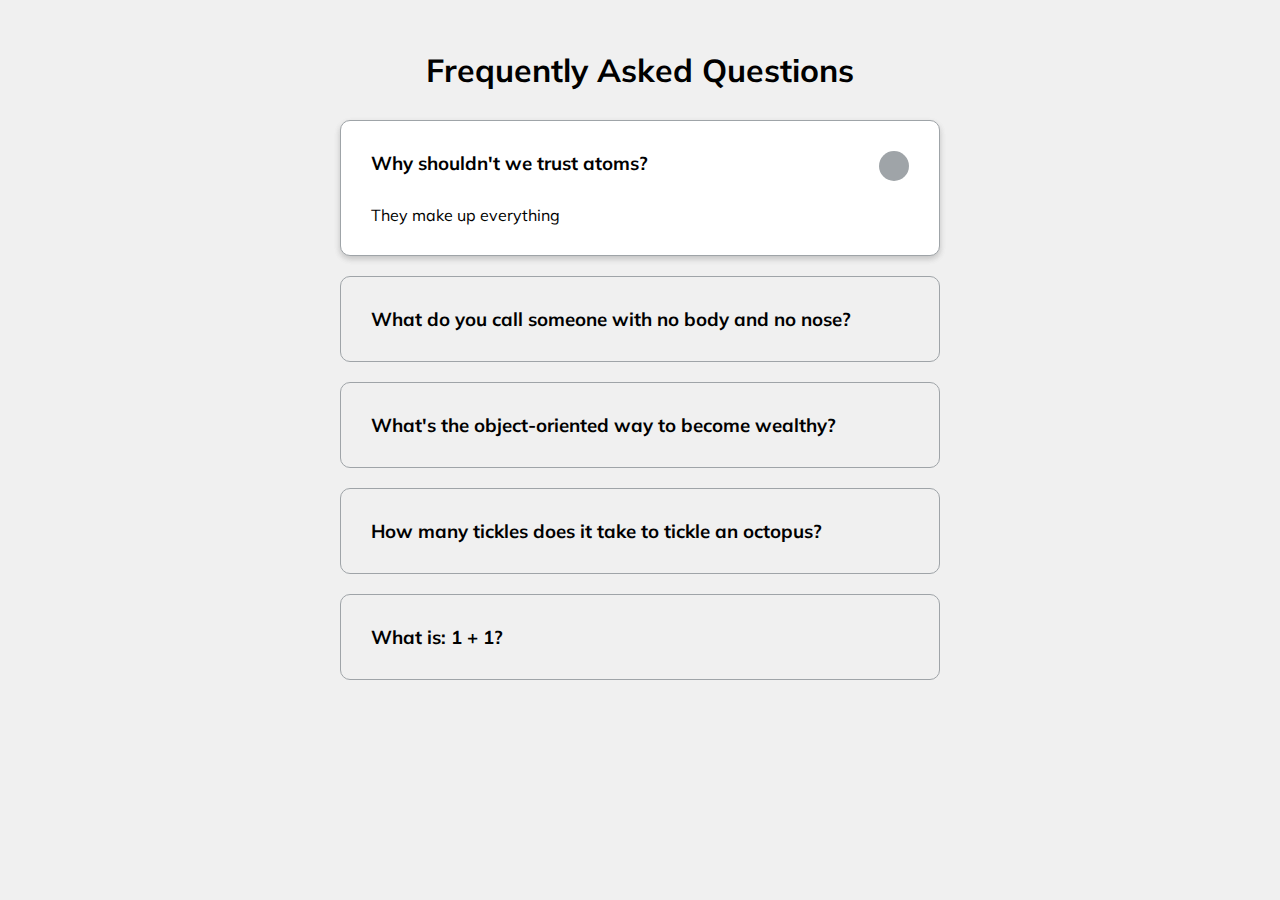
<file: faq-collapse/index.html>
<!DOCTYPE html>
<html lang="en">
  <head>
    <meta charset="UTF-8" />
    <meta name="viewport" content="width=device-width, initial-scale=1.0" />
    <link rel="stylesheet" href="https://cdnjs.cloudflare.com/ajax/libs/font-awesome/5.14.0/css/all.min.css" integrity="sha512-1PKOgIY59xJ8Co8+NE6FZ+LOAZKjy+KY8iq0G4B3CyeY6wYHN3yt9PW0XpSriVlkMXe40PTKnXrLnZ9+fkDaog==" crossorigin="anonymous" />
    <link rel="stylesheet" href="style.css" />
    <title>FAQ</title>
  </head>
  <body>
    <h1>Frequently Asked Questions</h1>
    <div class="faq-container">
      <div class="faq active">
        <h3 class="faq-title">
          Why shouldn't we trust atoms?
        </h3>

        <p class="faq-text">
          They make up everything
        </p>

        <button class="faq-toggle">
          <i class="fas fa-chevron-down"></i>
          <i class="fas fa-times"></i>
        </button>
      </div>

      <div class="faq">
        <h3 class="faq-title">
          What do you call someone with no body and no nose?
        </h3>
        <p class="faq-text">
          Nobody knows.
        </p>
        <button class="faq-toggle">
          <i class="fas fa-chevron-down"></i>
          <i class="fas fa-times"></i>
        </button>
      </div>
      
      <div class="faq">
        <h3 class="faq-title">
          What's the object-oriented way to become wealthy?
        </h3>
        <p class="faq-text">
          Inheritance.
        </p>
        <button class="faq-toggle">
          <i class="fas fa-chevron-down"></i>
          <i class="fas fa-times"></i>
        </button>
      </div>
      
      <div class="faq">
        <h3 class="faq-title">
          How many tickles does it take to tickle an octopus?
        </h3>
        <p class="faq-text">
          Ten-tickles!
        </p>
        <button class="faq-toggle">
          <i class="fas fa-chevron-down"></i>
          <i class="fas fa-times"></i>
        </button>
      </div>
      
      <div class="faq">
        <h3 class="faq-title">
          What is: 1 + 1?
        </h3>
        <p class="faq-text">
          Depends on who are you asking.
        </p>
        <button class="faq-toggle">
          <i class="fas fa-chevron-down"></i>
          <i class="fas fa-times"></i>
        </button>
      </div>
    </div>
    <script src="script.js"></script>
  </body>
</html>
</file>
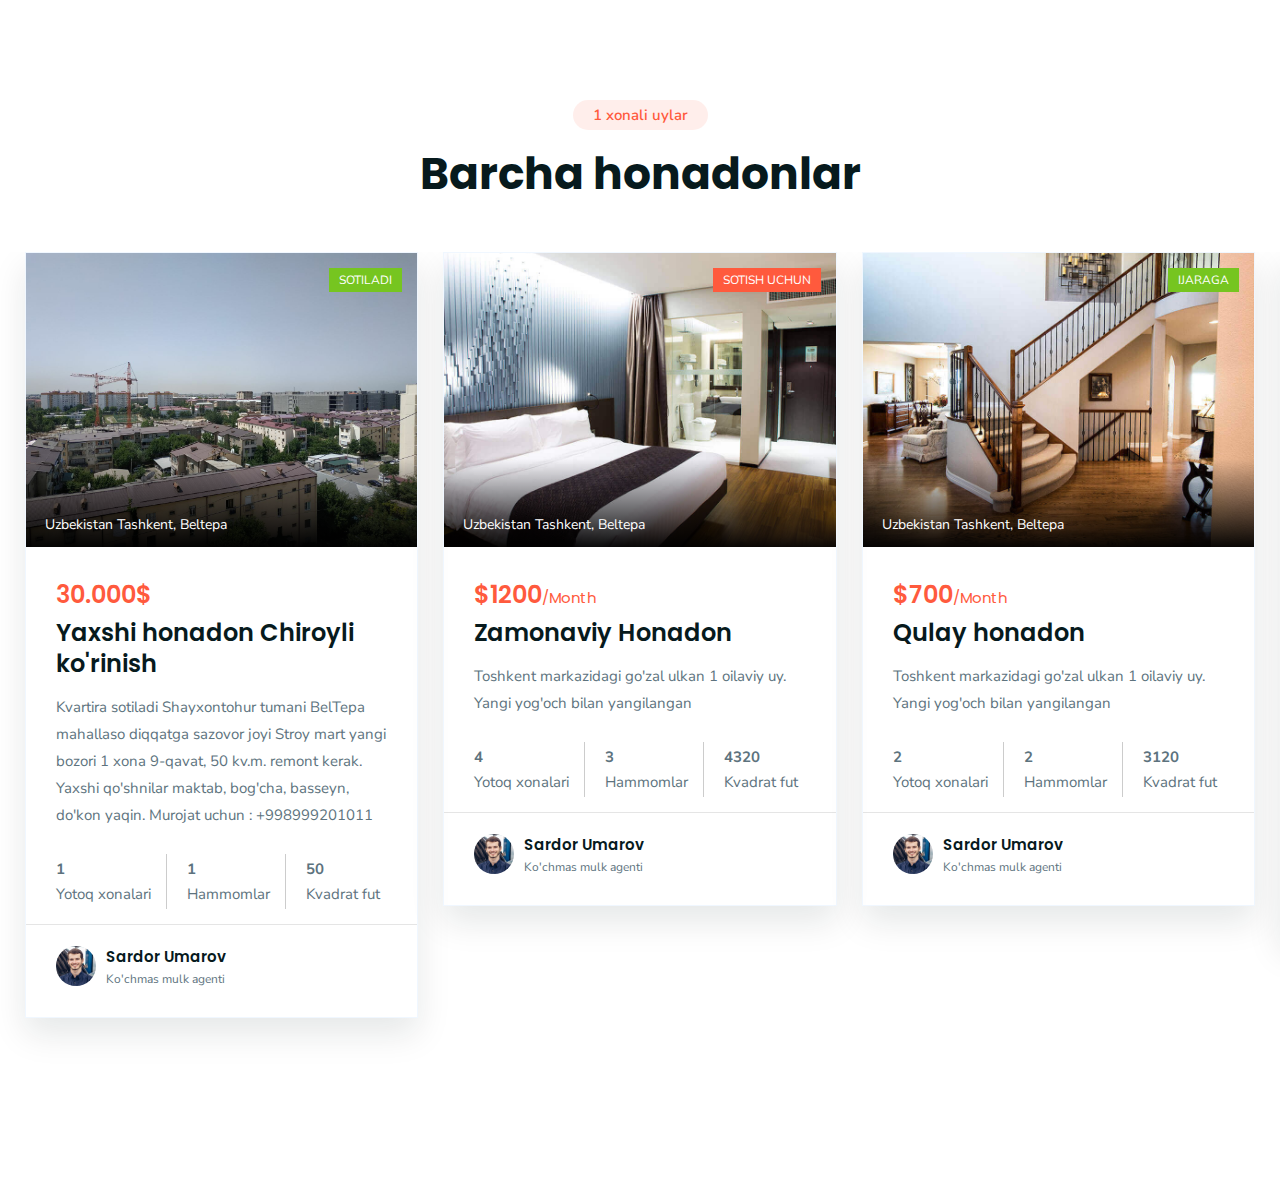
<file: 1xona.html>
<!DOCTYPE html>
<html lang="en">

<head>
  <meta charset="UTF-8">
  <meta http-equiv="X-UA-Compatible" content="IE=edge">
  <meta name="viewport" content="width=device-width, initial-scale=1.0">
  <title>Halol makler official website</title>

  <!-- 
    - favicon
  -->
  <link rel="shortcut icon" href="./favicon.svg" type="image/svg+xml">

  <!-- 
    - custom css link
  -->
  <link rel="stylesheet" href="./assets/css/style.css">

  <!-- 
    - google font link
  -->
  <link rel="preconnect" href="https://fonts.googleapis.com">
  <link rel="preconnect" href="https://fonts.gstatic.com" crossorigin>
  <link
    href="https://fonts.googleapis.com/css2?family=Nunito+Sans:wght@400;600;700&family=Poppins:wght@400;500;600;700&display=swap"
    rel="stylesheet">
</head>

<body>
    
    <section class="property" id="property">
        <div class="container">

          <p class="section-subtitle">1 xonali uylar</p>

          <h2 class="h2 section-title">Barcha honadonlar</h2>

          <ul class="property-list has-scrollbar">

            <li>
              <div class="property-card">

                <figure class="card-banner">

                  <a href="ichkihtmlar/1xonaniki.html">
                    <img src="./assets/images/1xona.jpg" alt="New Apartment Nice View" class="w-100">
                  </a>

                  <div class="card-badge green">sotiladi</div>

                  <div class="banner-actions">

                    <button class="banner-actions-btn">
                      <ion-icon name="location"></ion-icon>

                      <address>Uzbekistan Tashkent, Beltepa</address>
                    </button>

                </figure>

                <div class="card-content">

                  <div class="card-price">
                    <strong>30.000$</strong>
                  </div>

                  <h3 class="h3 card-title">
                    <a href="#">Yaxshi honadon Chiroyli ko'rinish
                    </a>
                  </h3>

                  <p class="card-text">
                    Kvartira sotiladi
Shayxontohur tumani BelTepa mahallaso diqqatga sazovor joyi Stroy mart yangi bozori
1 xona 9-qavat, 50 kv.m. remont kerak. Yaxshi qo'shnilar maktab, bog'cha, basseyn, do'kon yaqin.
Murojat uchun : +998999201011
                  </p>

                  <ul class="card-list">

                    <li class="card-item">
                      <strong>1</strong>

                      

                      <span>Yotoq xonalari</span>
                    </li>

                    <li class="card-item">
                      <strong>1</strong>

                     

                      <span>Hammomlar</span>
                    </li>

                    <li class="card-item">
                      <strong>50</strong>

                      

                      <span>Kvadrat fut</span>
                    </li>

                  </ul>

                </div>

                <div class="card-footer">

                  <div class="card-author">

                    <figure class="author-avatar">
                      <img src="./assets/images/author.jpg" alt="William Seklo" class="w-100">
                    </figure>

                    <div>
                      <p class="author-name">
                        <a href="#">Sardor Umarov</a>
                      </p>

                      <p class="author-title">Ko'chmas mulk agenti</p>
                    </div>

                  </div>

                  <div class="card-footer-actions">

                  


                    

                  </div>

                </div>

              </div>
            </li>

            <li>
              <div class="property-card">

                <figure class="card-banner">

                  <a href="#">
                    <img src="./assets/images/property-2.jpg" alt="Modern Apartments" class="w-100">
                  </a>

                  <div class="card-badge orange">Sotish uchun</div>

                  <div class="banner-actions">

                    <button class="banner-actions-btn">
                      <ion-icon name="location"></ion-icon>

                      <address>Uzbekistan Tashkent, Beltepa</address>
                    </button>

                    <button class="banner-actions-btn">
                      <ion-icon name="camera"></ion-icon>


                  </div>

                </figure>

                <div class="card-content">

                  <div class="card-price">
                    <strong>$1200</strong>/Month
                  </div>

                  <h3 class="h3 card-title">
                    <a href="#">Zamonaviy Honadon</a>
                  </h3>

                  <p class="card-text">
                    Toshkent markazidagi go'zal ulkan 1 oilaviy uy. Yangi yog'och bilan yangilangan
                  </p>

                  <ul class="card-list">

                    <li class="card-item">
                      <strong>4</strong>

                      <ion-icon name="bed-outline"></ion-icon>

                      <span>Yotoq xonalari</span>
                    </li>

                    <li class="card-item">
                      <strong>3</strong>

                      <ion-icon name="man-outline"></ion-icon>

                      <span>Hammomlar</span>
                    </li>

                    <li class="card-item">
                      <strong>4320</strong>

                      <ion-icon name="square-outline"></ion-icon>

                      <span>Kvadrat fut</span>
                    </li>

                  </ul>

                </div>

                <div class="card-footer">

                  <div class="card-author">

                    <figure class="author-avatar">
                      <img src="./assets/images/author.jpg" alt="William Seklo" class="w-100">
                    </figure>

                    <div>
                      <p class="author-name">
                        <a href="#">Sardor Umarov</a>
                      </p>

                      <p class="author-title">Ko'chmas mulk agenti</p>
                    </div>

                  </div>

                  <div class="card-footer-actions">

                    

                  </div>

                </div>

              </div>
            </li>

            <li>
              <div class="property-card">

                <figure class="card-banner">

                  <a href="#">
                    <img src="./assets/images/property-3.jpg" alt="Comfortable Apartment" class="w-100">
                  </a>

                  <div class="card-badge green">Ijaraga</div>

                  <div class="banner-actions">

                    <button class="banner-actions-btn">
                      <ion-icon name="location"></ion-icon>

                      <address>Uzbekistan Tashkent, Beltepa</address>
                    </button>

                    <button class="banner-actions-btn">
                      <ion-icon name="camera"></ion-icon>

                     

                  </div>

                </figure>

                <div class="card-content">

                  <div class="card-price">
                    <strong>$700</strong>/Month
                  </div>

                  <h3 class="h3 card-title">
                    <a href="#">Qulay honadon</a>
                  </h3>

                  <p class="card-text">
                    Toshkent markazidagi go'zal ulkan 1 oilaviy uy. Yangi yog'och bilan yangilangan
                  </p>

                  <ul class="card-list">

                    <li class="card-item">
                      <strong>2</strong>

                      <ion-icon name="bed-outline"></ion-icon>

                      <span>Yotoq xonalari</span>
                    </li>

                    <li class="card-item">
                      <strong>2</strong>

                      <ion-icon name="man-outline"></ion-icon>

                      <span>Hammomlar</span>
                    </li>

                    <li class="card-item">
                      <strong>3120</strong>

                      <ion-icon name="square-outline"></ion-icon>

                      <span>Kvadrat fut</span>
                    </li>

                  </ul>

                </div>

                <div class="card-footer">

                  <div class="card-author">

                    <figure class="author-avatar">
                      <img src="./assets/images/author.jpg" alt="William Seklo" class="w-100">
                    </figure>

                    <div>
                      <p class="author-name">
                        <a href="#">Sardor Umarov</a>
                      </p>

                      <p class="author-title">Ko'chmas mulk agenti</p>
                    </div>

                  </div>

                  <div class="card-footer-actions">

                 

                  </div>

                </div>

              </div>
            </li>

            <li>
              <div class="property-card">

                <figure class="card-banner">

                  <a href="#">
                    <img src="./assets/images/property-4.png" alt="Luxury villa in Rego Park" class="w-100">
                  </a>

                  <div class="card-badge green">Ijaraga</div>

                  <div class="banner-actions">

                    <button class="banner-actions-btn">
                      <ion-icon name="location"></ion-icon>

                      <address>Uzbekistan Tashkent, Beltepa</address>
                    </button>

                    <button class="banner-actions-btn">
                      <ion-icon name="camera"></ion-icon>

                  
                  </div>

                </figure>

                <div class="card-content">

                  <div class="card-price">
                    <strong>$500</strong>/Month
                  </div>

                  <h3 class="h3 card-title">
                    <a href="#">Rego Parkdagi hashamatli villa</a>
                  </h3>

                  <p class="card-text">
                    Toshkent markazidagi go'zal ulkan 1 oilaviy uy. Yangi yog'och bilan yangilangan
                  </p>

                  <ul class="card-list">

                    <li class="card-item">
                      <strong>1</strong>

                      <ion-icon name="bed-outline"></ion-icon>

                      <span>Yotoq xonalari</span>
                    </li>

                    <li class="card-item">
                      <strong>1</strong>

                      <ion-icon name="man-outline"></ion-icon>

                      <span>Hammomlar</span>
                    </li>

                    <li class="card-item">
                      <strong>2520</strong>

                      <ion-icon name="square-outline"></ion-icon>

                      <span>Kvadrat fut</span>
                    </li>

                  </ul>

                </div>

                <div class="card-footer">

                  <div class="card-author">

                    <figure class="author-avatar">
                      <img src="./assets/images/author.jpg" alt="William Seklo" class="w-100">
                    </figure>

                    <div>
                      <p class="author-name">
                        <a href="#">Umarov Sardor</a>
                      </p>

                      <p class="author-title">Ko'chmas mulk agenti</p>
                    </div>

                  </div>

                  <div class="card-footer-actions">

                   
                  </div>

                </div>

              </div>
            </li>

          </ul>

        </div>
      </section>
</file>
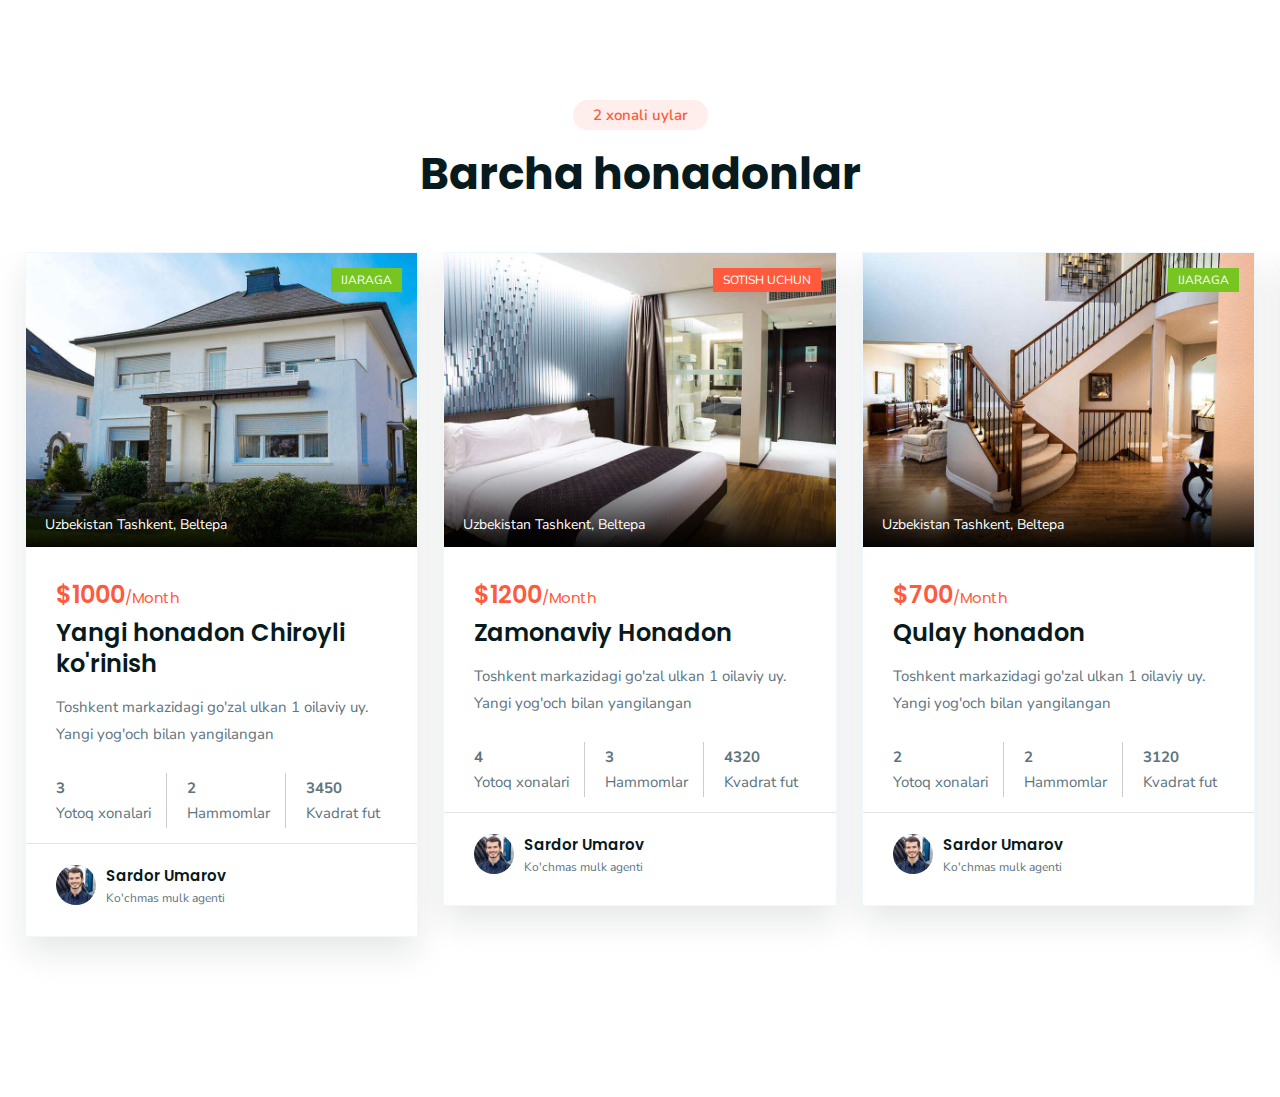
<file: 2xona.html>
<!DOCTYPE html>
<html lang="en">

<head>
  <meta charset="UTF-8">
  <meta http-equiv="X-UA-Compatible" content="IE=edge">
  <meta name="viewport" content="width=device-width, initial-scale=1.0">
  <title>Halol makler official website</title>

  <!-- 
    - favicon
  -->
  <link rel="shortcut icon" href="./favicon.svg" type="image/svg+xml">

  <!-- 
    - custom css link
  -->
  <link rel="stylesheet" href="./assets/css/style.css">

  <!-- 
    - google font link
  -->
  <link rel="preconnect" href="https://fonts.googleapis.com">
  <link rel="preconnect" href="https://fonts.gstatic.com" crossorigin>
  <link
    href="https://fonts.googleapis.com/css2?family=Nunito+Sans:wght@400;600;700&family=Poppins:wght@400;500;600;700&display=swap"
    rel="stylesheet">
</head>

<body>
    
    <section class="property" id="property">
        <div class="container">

          <p class="section-subtitle">2 xonali uylar</p>

          <h2 class="h2 section-title">Barcha honadonlar</h2>

          <ul class="property-list has-scrollbar">

            <li>
              <div class="property-card">

                <figure class="card-banner">

                  <a href="#">
                    <img src="./assets/images/property-1.jpg" alt="New Apartment Nice View" class="w-100">
                  </a>

                  <div class="card-badge green">Ijaraga</div>

                  <div class="banner-actions">

                    <button class="banner-actions-btn">
                      <ion-icon name="location"></ion-icon>

                      <address>Uzbekistan Tashkent, Beltepa</address>
                    </button>

                </figure>

                <div class="card-content">

                  <div class="card-price">
                    <strong>$1000</strong>/Month
                  </div>

                  <h3 class="h3 card-title">
                    <a href="#">Yangi honadon Chiroyli ko'rinish
                    </a>
                  </h3>

                  <p class="card-text">
                    Toshkent markazidagi go'zal ulkan 1 oilaviy uy. Yangi yog'och bilan yangilangan
                  </p>

                  <ul class="card-list">

                    <li class="card-item">
                      <strong>3</strong>

                      

                      <span>Yotoq xonalari</span>
                    </li>

                    <li class="card-item">
                      <strong>2</strong>

                     

                      <span>Hammomlar</span>
                    </li>

                    <li class="card-item">
                      <strong>3450</strong>

                      

                      <span>Kvadrat fut</span>
                    </li>

                  </ul>

                </div>

                <div class="card-footer">

                  <div class="card-author">

                    <figure class="author-avatar">
                      <img src="./assets/images/author.jpg" alt="William Seklo" class="w-100">
                    </figure>

                    <div>
                      <p class="author-name">
                        <a href="#">Sardor Umarov</a>
                      </p>

                      <p class="author-title">Ko'chmas mulk agenti</p>
                    </div>

                  </div>

                  <div class="card-footer-actions">

                  


                    

                  </div>

                </div>

              </div>
            </li>

            <li>
              <div class="property-card">

                <figure class="card-banner">

                  <a href="#">
                    <img src="./assets/images/property-2.jpg" alt="Modern Apartments" class="w-100">
                  </a>

                  <div class="card-badge orange">Sotish uchun</div>

                  <div class="banner-actions">

                    <button class="banner-actions-btn">
                      <ion-icon name="location"></ion-icon>

                      <address>Uzbekistan Tashkent, Beltepa</address>
                    </button>

                    <button class="banner-actions-btn">
                      <ion-icon name="camera"></ion-icon>


                  </div>

                </figure>

                <div class="card-content">

                  <div class="card-price">
                    <strong>$1200</strong>/Month
                  </div>

                  <h3 class="h3 card-title">
                    <a href="#">Zamonaviy Honadon</a>
                  </h3>

                  <p class="card-text">
                    Toshkent markazidagi go'zal ulkan 1 oilaviy uy. Yangi yog'och bilan yangilangan
                  </p>

                  <ul class="card-list">

                    <li class="card-item">
                      <strong>4</strong>

                      <ion-icon name="bed-outline"></ion-icon>

                      <span>Yotoq xonalari</span>
                    </li>

                    <li class="card-item">
                      <strong>3</strong>

                      <ion-icon name="man-outline"></ion-icon>

                      <span>Hammomlar</span>
                    </li>

                    <li class="card-item">
                      <strong>4320</strong>

                      <ion-icon name="square-outline"></ion-icon>

                      <span>Kvadrat fut</span>
                    </li>

                  </ul>

                </div>

                <div class="card-footer">

                  <div class="card-author">

                    <figure class="author-avatar">
                      <img src="./assets/images/author.jpg" alt="William Seklo" class="w-100">
                    </figure>

                    <div>
                      <p class="author-name">
                        <a href="#">Sardor Umarov</a>
                      </p>

                      <p class="author-title">Ko'chmas mulk agenti</p>
                    </div>

                  </div>

                  <div class="card-footer-actions">

                    

                  </div>

                </div>

              </div>
            </li>

            <li>
              <div class="property-card">

                <figure class="card-banner">

                  <a href="#">
                    <img src="./assets/images/property-3.jpg" alt="Comfortable Apartment" class="w-100">
                  </a>

                  <div class="card-badge green">Ijaraga</div>

                  <div class="banner-actions">

                    <button class="banner-actions-btn">
                      <ion-icon name="location"></ion-icon>

                      <address>Uzbekistan Tashkent, Beltepa</address>
                    </button>

                    <button class="banner-actions-btn">
                      <ion-icon name="camera"></ion-icon>

                     

                  </div>

                </figure>

                <div class="card-content">

                  <div class="card-price">
                    <strong>$700</strong>/Month
                  </div>

                  <h3 class="h3 card-title">
                    <a href="#">Qulay honadon</a>
                  </h3>

                  <p class="card-text">
                    Toshkent markazidagi go'zal ulkan 1 oilaviy uy. Yangi yog'och bilan yangilangan
                  </p>

                  <ul class="card-list">

                    <li class="card-item">
                      <strong>2</strong>

                      <ion-icon name="bed-outline"></ion-icon>

                      <span>Yotoq xonalari</span>
                    </li>

                    <li class="card-item">
                      <strong>2</strong>

                      <ion-icon name="man-outline"></ion-icon>

                      <span>Hammomlar</span>
                    </li>

                    <li class="card-item">
                      <strong>3120</strong>

                      <ion-icon name="square-outline"></ion-icon>

                      <span>Kvadrat fut</span>
                    </li>

                  </ul>

                </div>

                <div class="card-footer">

                  <div class="card-author">

                    <figure class="author-avatar">
                      <img src="./assets/images/author.jpg" alt="William Seklo" class="w-100">
                    </figure>

                    <div>
                      <p class="author-name">
                        <a href="#">Sardor Umarov</a>
                      </p>

                      <p class="author-title">Ko'chmas mulk agenti</p>
                    </div>

                  </div>

                  <div class="card-footer-actions">

                 

                  </div>

                </div>

              </div>
            </li>

            <li>
              <div class="property-card">

                <figure class="card-banner">

                  <a href="#">
                    <img src="./assets/images/property-4.png" alt="Luxury villa in Rego Park" class="w-100">
                  </a>

                  <div class="card-badge green">Ijaraga</div>

                  <div class="banner-actions">

                    <button class="banner-actions-btn">
                      <ion-icon name="location"></ion-icon>

                      <address>Uzbekistan Tashkent, Beltepa</address>
                    </button>

                    <button class="banner-actions-btn">
                      <ion-icon name="camera"></ion-icon>

                  
                  </div>

                </figure>

                <div class="card-content">

                  <div class="card-price">
                    <strong>$500</strong>/Month
                  </div>

                  <h3 class="h3 card-title">
                    <a href="#">Rego Parkdagi hashamatli villa</a>
                  </h3>

                  <p class="card-text">
                    Toshkent markazidagi go'zal ulkan 1 oilaviy uy. Yangi yog'och bilan yangilangan
                  </p>

                  <ul class="card-list">

                    <li class="card-item">
                      <strong>1</strong>

                      <ion-icon name="bed-outline"></ion-icon>

                      <span>Yotoq xonalari</span>
                    </li>

                    <li class="card-item">
                      <strong>1</strong>

                      <ion-icon name="man-outline"></ion-icon>

                      <span>Hammomlar</span>
                    </li>

                    <li class="card-item">
                      <strong>2520</strong>

                      <ion-icon name="square-outline"></ion-icon>

                      <span>Kvadrat fut</span>
                    </li>

                  </ul>

                </div>

                <div class="card-footer">

                  <div class="card-author">

                    <figure class="author-avatar">
                      <img src="./assets/images/author.jpg" alt="William Seklo" class="w-100">
                    </figure>

                    <div>
                      <p class="author-name">
                        <a href="#">Umarov Sardor</a>
                      </p>

                      <p class="author-title">Ko'chmas mulk agenti</p>
                    </div>

                  </div>

                  <div class="card-footer-actions">

                   
                  </div>

                </div>

              </div>
            </li>

          </ul>

        </div>
      </section>
</file>
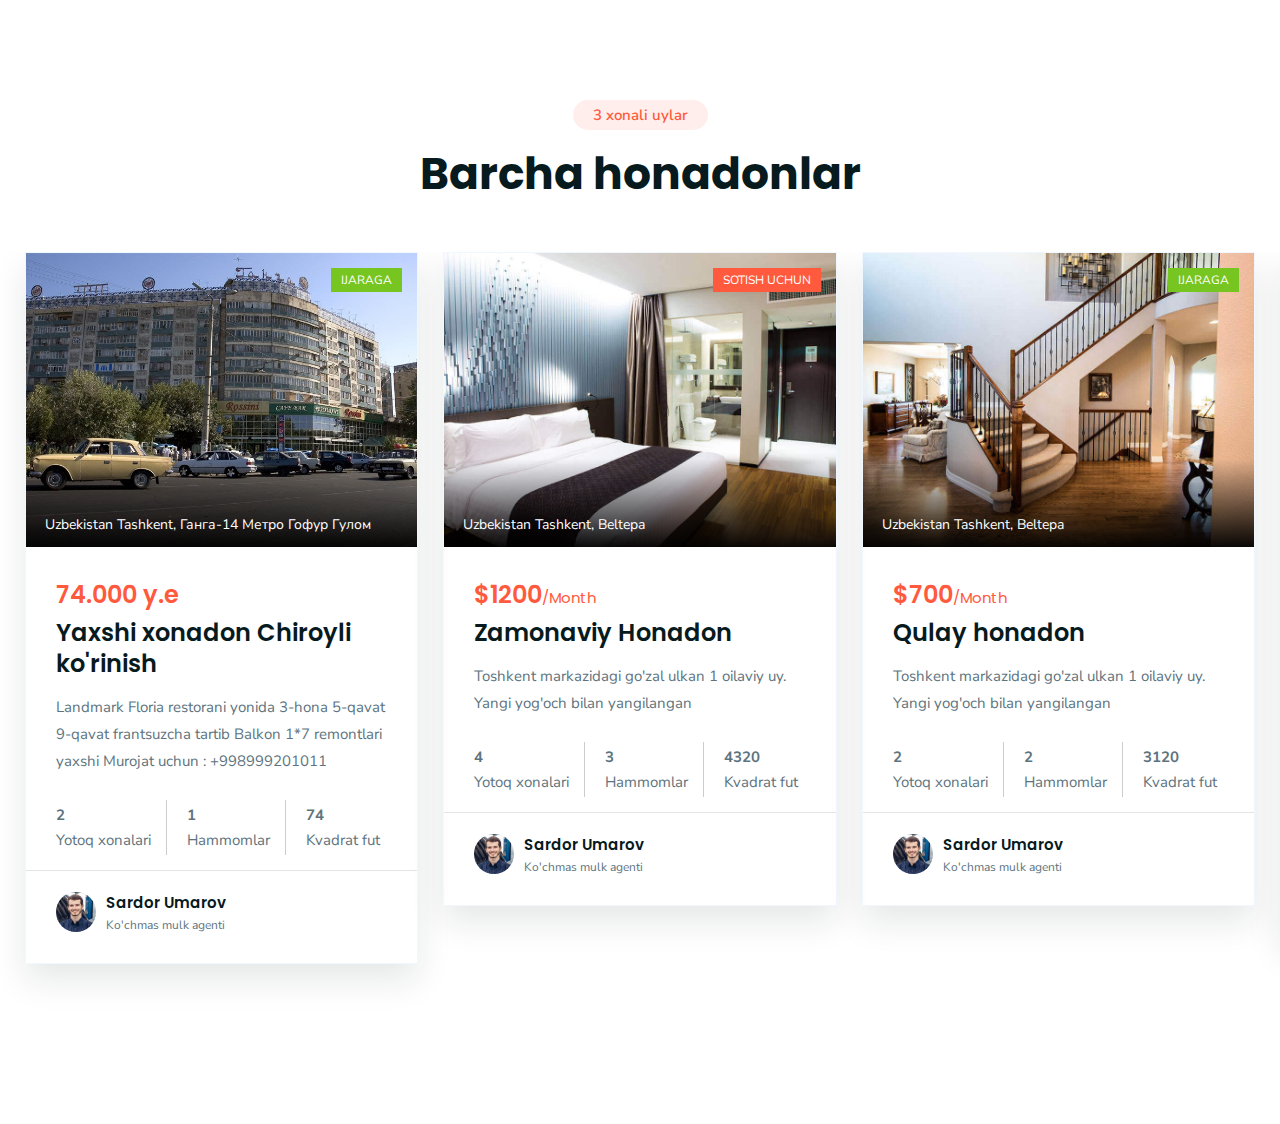
<file: 3xona.html>
<!DOCTYPE html>
<html lang="en">

<head>
  <meta charset="UTF-8">
  <meta http-equiv="X-UA-Compatible" content="IE=edge">
  <meta name="viewport" content="width=device-width, initial-scale=1.0">
  <title>Halol makler official website</title>

  <!-- 
    - favicon
  -->
  <link rel="shortcut icon" href="./favicon.svg" type="image/svg+xml">

  <!-- 
    - custom css link
  -->
  <link rel="stylesheet" href="./assets/css/style.css">

  <!-- 
    - google font link
  -->
  <link rel="preconnect" href="https://fonts.googleapis.com">
  <link rel="preconnect" href="https://fonts.gstatic.com" crossorigin>
  <link
    href="https://fonts.googleapis.com/css2?family=Nunito+Sans:wght@400;600;700&family=Poppins:wght@400;500;600;700&display=swap"
    rel="stylesheet">
</head>

<body>
    
    <section class="property" id="property">
        <div class="container">

          <p class="section-subtitle">3 xonali uylar</p>

          <h2 class="h2 section-title">Barcha honadonlar</h2>

          <ul class="property-list has-scrollbar">

            <li>
              <div class="property-card">

                <figure class="card-banner">

                  <a href="./ichkihtmlar/3xonaniki.html">
                    <img src="./assets/images/ganga14.jpg" alt="New Apartment Nice View" class="w-100">
                  </a>

                  <div class="card-badge green">Ijaraga</div>

                  <div class="banner-actions">

                    <button class="banner-actions-btn">
                      <ion-icon name="location"></ion-icon>

                      <address>Uzbekistan Tashkent, Ганга-14 Метро Гофур Гулом</address>
                    </button>

                </figure>

                <div class="card-content">

                  <div class="card-price">
                    <strong>74.000 y.e</strong>
                  </div>

                  <h3 class="h3 card-title">
                    <a href="#">Yaxshi xonadon Chiroyli ko'rinish
                    </a>
                  </h3>

                  <p class="card-text">
                    Landmark Floria restorani yonida
3-hona
5-qavat
9-qavat frantsuzcha tartib
Balkon 1*7 remontlari yaxshi
Murojat uchun : +998999201011
                  </p>

                  <ul class="card-list">

                    <li class="card-item">
                      <strong>2</strong>

                      

                      <span>Yotoq xonalari</span>
                    </li>

                    <li class="card-item">
                      <strong>1</strong>

                     

                      <span>Hammomlar</span>
                    </li>

                    <li class="card-item">
                      <strong>74</strong>

                      

                      <span>Kvadrat fut</span>
                    </li>

                  </ul>

                </div>

                <div class="card-footer">

                  <div class="card-author">

                    <figure class="author-avatar">
                      <img src="./assets/images/author.jpg" alt="William Seklo" class="w-100">
                    </figure>

                    <div>
                      <p class="author-name">
                        <a href="#">Sardor Umarov</a>
                      </p>

                      <p class="author-title">Ko'chmas mulk agenti</p>
                    </div>

                  </div>

                  <div class="card-footer-actions">

                  


                    

                  </div>

                </div>

              </div>
            </li>

            <li>
              <div class="property-card">

                <figure class="card-banner">

                  <a href="#">
                    <img src="./assets/images/property-2.jpg" alt="Modern Apartments" class="w-100">
                  </a>

                  <div class="card-badge orange">Sotish uchun</div>

                  <div class="banner-actions">

                    <button class="banner-actions-btn">
                      <ion-icon name="location"></ion-icon>

                      <address>Uzbekistan Tashkent, Beltepa</address>
                    </button>

                    <button class="banner-actions-btn">
                      <ion-icon name="camera"></ion-icon>


                  </div>

                </figure>

                <div class="card-content">

                  <div class="card-price">
                    <strong>$1200</strong>/Month
                  </div>

                  <h3 class="h3 card-title">
                    <a href="#">Zamonaviy Honadon</a>
                  </h3>

                  <p class="card-text">
                    Toshkent markazidagi go'zal ulkan 1 oilaviy uy. Yangi yog'och bilan yangilangan
                  </p>

                  <ul class="card-list">

                    <li class="card-item">
                      <strong>4</strong>

                      <ion-icon name="bed-outline"></ion-icon>

                      <span>Yotoq xonalari</span>
                    </li>

                    <li class="card-item">
                      <strong>3</strong>

                      <ion-icon name="man-outline"></ion-icon>

                      <span>Hammomlar</span>
                    </li>

                    <li class="card-item">
                      <strong>4320</strong>

                      <ion-icon name="square-outline"></ion-icon>

                      <span>Kvadrat fut</span>
                    </li>

                  </ul>

                </div>

                <div class="card-footer">

                  <div class="card-author">

                    <figure class="author-avatar">
                      <img src="./assets/images/author.jpg" alt="William Seklo" class="w-100">
                    </figure>

                    <div>
                      <p class="author-name">
                        <a href="#">Sardor Umarov</a>
                      </p>

                      <p class="author-title">Ko'chmas mulk agenti</p>
                    </div>

                  </div>

                  <div class="card-footer-actions">

                    

                  </div>

                </div>

              </div>
            </li>

            <li>
              <div class="property-card">

                <figure class="card-banner">

                  <a href="#">
                    <img src="./assets/images/property-3.jpg" alt="Comfortable Apartment" class="w-100">
                  </a>

                  <div class="card-badge green">Ijaraga</div>

                  <div class="banner-actions">

                    <button class="banner-actions-btn">
                      <ion-icon name="location"></ion-icon>

                      <address>Uzbekistan Tashkent, Beltepa</address>
                    </button>

                    <button class="banner-actions-btn">
                      <ion-icon name="camera"></ion-icon>

                     

                  </div>

                </figure>

                <div class="card-content">

                  <div class="card-price">
                    <strong>$700</strong>/Month
                  </div>

                  <h3 class="h3 card-title">
                    <a href="#">Qulay honadon</a>
                  </h3>

                  <p class="card-text">
                    Toshkent markazidagi go'zal ulkan 1 oilaviy uy. Yangi yog'och bilan yangilangan
                  </p>

                  <ul class="card-list">

                    <li class="card-item">
                      <strong>2</strong>

                      <ion-icon name="bed-outline"></ion-icon>

                      <span>Yotoq xonalari</span>
                    </li>

                    <li class="card-item">
                      <strong>2</strong>

                      <ion-icon name="man-outline"></ion-icon>

                      <span>Hammomlar</span>
                    </li>

                    <li class="card-item">
                      <strong>3120</strong>

                      <ion-icon name="square-outline"></ion-icon>

                      <span>Kvadrat fut</span>
                    </li>

                  </ul>

                </div>

                <div class="card-footer">

                  <div class="card-author">

                    <figure class="author-avatar">
                      <img src="./assets/images/author.jpg" alt="William Seklo" class="w-100">
                    </figure>

                    <div>
                      <p class="author-name">
                        <a href="#">Sardor Umarov</a>
                      </p>

                      <p class="author-title">Ko'chmas mulk agenti</p>
                    </div>

                  </div>

                  <div class="card-footer-actions">

                 

                  </div>

                </div>

              </div>
            </li>

            <li>
              <div class="property-card">

                <figure class="card-banner">

                  <a href="#">
                    <img src="./assets/images/property-4.png" alt="Luxury villa in Rego Park" class="w-100">
                  </a>

                  <div class="card-badge green">Ijaraga</div>

                  <div class="banner-actions">

                    <button class="banner-actions-btn">
                      <ion-icon name="location"></ion-icon>

                      <address>Uzbekistan Tashkent, Beltepa</address>
                    </button>

                    <button class="banner-actions-btn">
                      <ion-icon name="camera"></ion-icon>

                  
                  </div>

                </figure>

                <div class="card-content">

                  <div class="card-price">
                    <strong>$500</strong>/Month
                  </div>

                  <h3 class="h3 card-title">
                    <a href="#">Rego Parkdagi hashamatli villa</a>
                  </h3>

                  <p class="card-text">
                    Toshkent markazidagi go'zal ulkan 1 oilaviy uy. Yangi yog'och bilan yangilangan
                  </p>

                  <ul class="card-list">

                    <li class="card-item">
                      <strong>1</strong>

                      <ion-icon name="bed-outline"></ion-icon>

                      <span>Yotoq xonalari</span>
                    </li>

                    <li class="card-item">
                      <strong>1</strong>

                      <ion-icon name="man-outline"></ion-icon>

                      <span>Hammomlar</span>
                    </li>

                    <li class="card-item">
                      <strong>2520</strong>

                      <ion-icon name="square-outline"></ion-icon>

                      <span>Kvadrat fut</span>
                    </li>

                  </ul>

                </div>

                <div class="card-footer">

                  <div class="card-author">

                    <figure class="author-avatar">
                      <img src="./assets/images/author.jpg" alt="William Seklo" class="w-100">
                    </figure>

                    <div>
                      <p class="author-name">
                        <a href="#">Umarov Sardor</a>
                      </p>

                      <p class="author-title">Ko'chmas mulk agenti</p>
                    </div>

                  </div>

                  <div class="card-footer-actions">

                   
                  </div>

                </div>

              </div>
            </li>

          </ul>

        </div>
      </section>
</file>
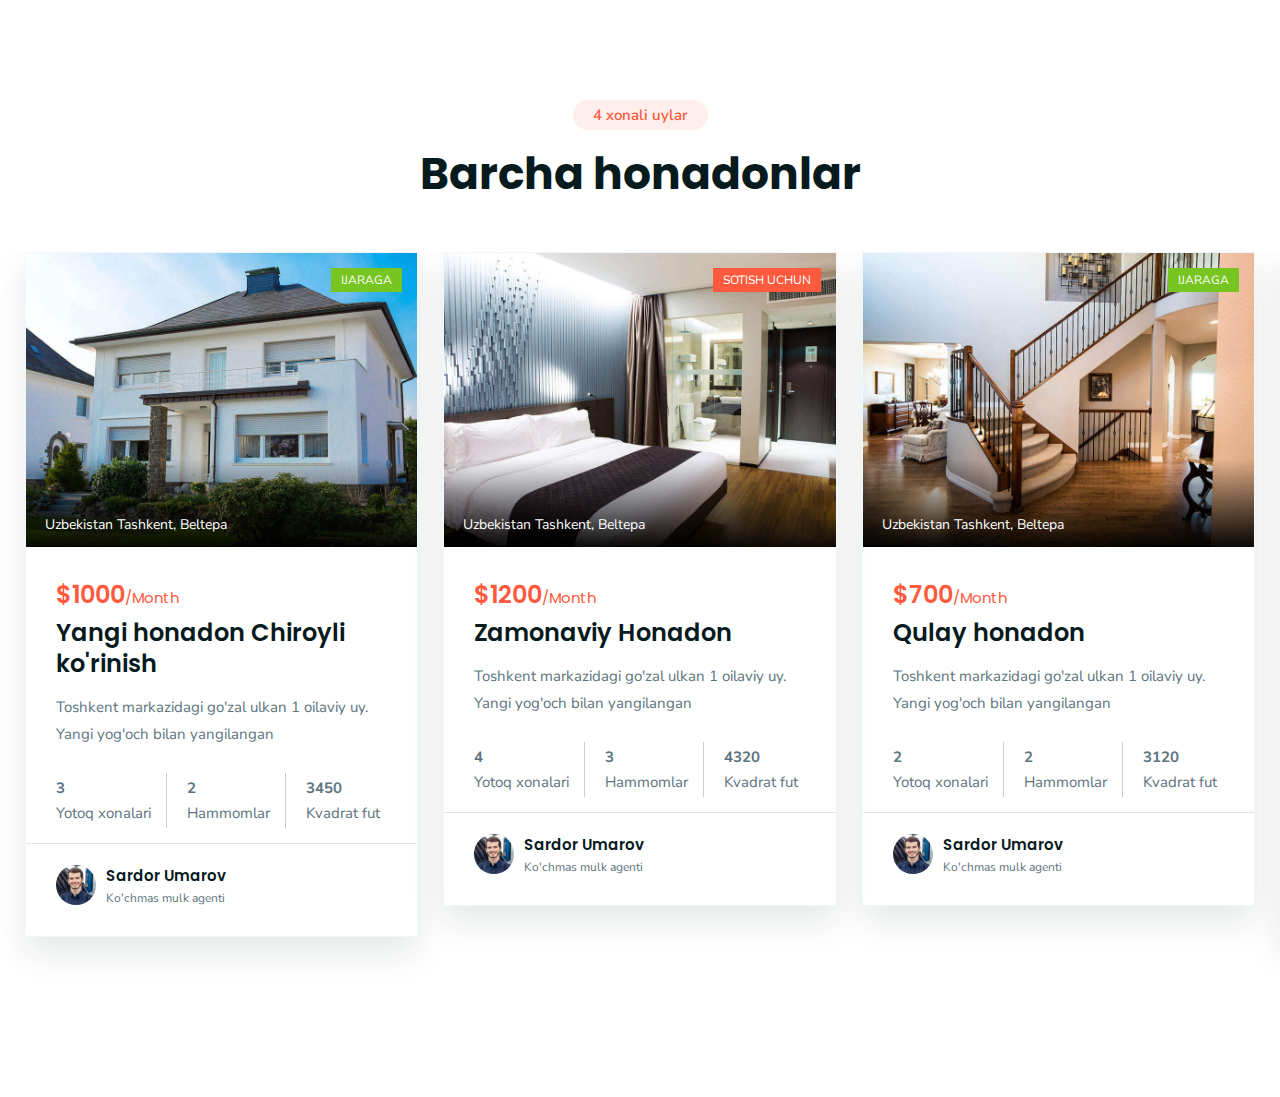
<file: 4xona.html>
<!DOCTYPE html>
<html lang="en">

<head>
  <meta charset="UTF-8">
  <meta http-equiv="X-UA-Compatible" content="IE=edge">
  <meta name="viewport" content="width=device-width, initial-scale=1.0">
  <title>Halol makler official website</title>

  <!-- 
    - favicon
  -->
  <link rel="shortcut icon" href="./favicon.svg" type="image/svg+xml">

  <!-- 
    - custom css link
  -->
  <link rel="stylesheet" href="./assets/css/style.css">

  <!-- 
    - google font link
  -->
  <link rel="preconnect" href="https://fonts.googleapis.com">
  <link rel="preconnect" href="https://fonts.gstatic.com" crossorigin>
  <link
    href="https://fonts.googleapis.com/css2?family=Nunito+Sans:wght@400;600;700&family=Poppins:wght@400;500;600;700&display=swap"
    rel="stylesheet">
</head>

<body>
    
    <section class="property" id="property">
        <div class="container">

          <p class="section-subtitle">4 xonali uylar</p>

          <h2 class="h2 section-title">Barcha honadonlar</h2>

          <ul class="property-list has-scrollbar">

            <li>
              <div class="property-card">

                <figure class="card-banner">

                  <a href="#">
                    <img src="./assets/images/property-1.jpg" alt="New Apartment Nice View" class="w-100">
                  </a>

                  <div class="card-badge green">Ijaraga</div>

                  <div class="banner-actions">

                    <button class="banner-actions-btn">
                      <ion-icon name="location"></ion-icon>

                      <address>Uzbekistan Tashkent, Beltepa</address>
                    </button>

                </figure>

                <div class="card-content">

                  <div class="card-price">
                    <strong>$1000</strong>/Month
                  </div>

                  <h3 class="h3 card-title">
                    <a href="#">Yangi honadon Chiroyli ko'rinish
                    </a>
                  </h3>

                  <p class="card-text">
                    Toshkent markazidagi go'zal ulkan 1 oilaviy uy. Yangi yog'och bilan yangilangan
                  </p>

                  <ul class="card-list">

                    <li class="card-item">
                      <strong>3</strong>

                      

                      <span>Yotoq xonalari</span>
                    </li>

                    <li class="card-item">
                      <strong>2</strong>

                     

                      <span>Hammomlar</span>
                    </li>

                    <li class="card-item">
                      <strong>3450</strong>

                      

                      <span>Kvadrat fut</span>
                    </li>

                  </ul>

                </div>

                <div class="card-footer">

                  <div class="card-author">

                    <figure class="author-avatar">
                      <img src="./assets/images/author.jpg" alt="William Seklo" class="w-100">
                    </figure>

                    <div>
                      <p class="author-name">
                        <a href="#">Sardor Umarov</a>
                      </p>

                      <p class="author-title">Ko'chmas mulk agenti</p>
                    </div>

                  </div>

                  <div class="card-footer-actions">

                  


                    

                  </div>

                </div>

              </div>
            </li>

            <li>
              <div class="property-card">

                <figure class="card-banner">

                  <a href="#">
                    <img src="./assets/images/property-2.jpg" alt="Modern Apartments" class="w-100">
                  </a>

                  <div class="card-badge orange">Sotish uchun</div>

                  <div class="banner-actions">

                    <button class="banner-actions-btn">
                      <ion-icon name="location"></ion-icon>

                      <address>Uzbekistan Tashkent, Beltepa</address>
                    </button>

                    <button class="banner-actions-btn">
                      <ion-icon name="camera"></ion-icon>


                  </div>

                </figure>

                <div class="card-content">

                  <div class="card-price">
                    <strong>$1200</strong>/Month
                  </div>

                  <h3 class="h3 card-title">
                    <a href="#">Zamonaviy Honadon</a>
                  </h3>

                  <p class="card-text">
                    Toshkent markazidagi go'zal ulkan 1 oilaviy uy. Yangi yog'och bilan yangilangan
                  </p>

                  <ul class="card-list">

                    <li class="card-item">
                      <strong>4</strong>

                      <ion-icon name="bed-outline"></ion-icon>

                      <span>Yotoq xonalari</span>
                    </li>

                    <li class="card-item">
                      <strong>3</strong>

                      <ion-icon name="man-outline"></ion-icon>

                      <span>Hammomlar</span>
                    </li>

                    <li class="card-item">
                      <strong>4320</strong>

                      <ion-icon name="square-outline"></ion-icon>

                      <span>Kvadrat fut</span>
                    </li>

                  </ul>

                </div>

                <div class="card-footer">

                  <div class="card-author">

                    <figure class="author-avatar">
                      <img src="./assets/images/author.jpg" alt="William Seklo" class="w-100">
                    </figure>

                    <div>
                      <p class="author-name">
                        <a href="#">Sardor Umarov</a>
                      </p>

                      <p class="author-title">Ko'chmas mulk agenti</p>
                    </div>

                  </div>

                  <div class="card-footer-actions">

                    

                  </div>

                </div>

              </div>
            </li>

            <li>
              <div class="property-card">

                <figure class="card-banner">

                  <a href="#">
                    <img src="./assets/images/property-3.jpg" alt="Comfortable Apartment" class="w-100">
                  </a>

                  <div class="card-badge green">Ijaraga</div>

                  <div class="banner-actions">

                    <button class="banner-actions-btn">
                      <ion-icon name="location"></ion-icon>

                      <address>Uzbekistan Tashkent, Beltepa</address>
                    </button>

                    <button class="banner-actions-btn">
                      <ion-icon name="camera"></ion-icon>

                     

                  </div>

                </figure>

                <div class="card-content">

                  <div class="card-price">
                    <strong>$700</strong>/Month
                  </div>

                  <h3 class="h3 card-title">
                    <a href="#">Qulay honadon</a>
                  </h3>

                  <p class="card-text">
                    Toshkent markazidagi go'zal ulkan 1 oilaviy uy. Yangi yog'och bilan yangilangan
                  </p>

                  <ul class="card-list">

                    <li class="card-item">
                      <strong>2</strong>

                      <ion-icon name="bed-outline"></ion-icon>

                      <span>Yotoq xonalari</span>
                    </li>

                    <li class="card-item">
                      <strong>2</strong>

                      <ion-icon name="man-outline"></ion-icon>

                      <span>Hammomlar</span>
                    </li>

                    <li class="card-item">
                      <strong>3120</strong>

                      <ion-icon name="square-outline"></ion-icon>

                      <span>Kvadrat fut</span>
                    </li>

                  </ul>

                </div>

                <div class="card-footer">

                  <div class="card-author">

                    <figure class="author-avatar">
                      <img src="./assets/images/author.jpg" alt="William Seklo" class="w-100">
                    </figure>

                    <div>
                      <p class="author-name">
                        <a href="#">Sardor Umarov</a>
                      </p>

                      <p class="author-title">Ko'chmas mulk agenti</p>
                    </div>

                  </div>

                  <div class="card-footer-actions">

                 

                  </div>

                </div>

              </div>
            </li>

            <li>
              <div class="property-card">

                <figure class="card-banner">

                  <a href="#">
                    <img src="./assets/images/property-4.png" alt="Luxury villa in Rego Park" class="w-100">
                  </a>

                  <div class="card-badge green">Ijaraga</div>

                  <div class="banner-actions">

                    <button class="banner-actions-btn">
                      <ion-icon name="location"></ion-icon>

                      <address>Uzbekistan Tashkent, Beltepa</address>
                    </button>

                    <button class="banner-actions-btn">
                      <ion-icon name="camera"></ion-icon>

                  
                  </div>

                </figure>

                <div class="card-content">

                  <div class="card-price">
                    <strong>$500</strong>/Month
                  </div>

                  <h3 class="h3 card-title">
                    <a href="#">Rego Parkdagi hashamatli villa</a>
                  </h3>

                  <p class="card-text">
                    Toshkent markazidagi go'zal ulkan 1 oilaviy uy. Yangi yog'och bilan yangilangan
                  </p>

                  <ul class="card-list">

                    <li class="card-item">
                      <strong>1</strong>

                      <ion-icon name="bed-outline"></ion-icon>

                      <span>Yotoq xonalari</span>
                    </li>

                    <li class="card-item">
                      <strong>1</strong>

                      <ion-icon name="man-outline"></ion-icon>

                      <span>Hammomlar</span>
                    </li>

                    <li class="card-item">
                      <strong>2520</strong>

                      <ion-icon name="square-outline"></ion-icon>

                      <span>Kvadrat fut</span>
                    </li>

                  </ul>

                </div>

                <div class="card-footer">

                  <div class="card-author">

                    <figure class="author-avatar">
                      <img src="./assets/images/author.jpg" alt="William Seklo" class="w-100">
                    </figure>

                    <div>
                      <p class="author-name">
                        <a href="#">Umarov Sardor</a>
                      </p>

                      <p class="author-title">Ko'chmas mulk agenti</p>
                    </div>

                  </div>

                  <div class="card-footer-actions">

                   
                  </div>

                </div>

              </div>
            </li>

          </ul>

        </div>
      </section>
</file>
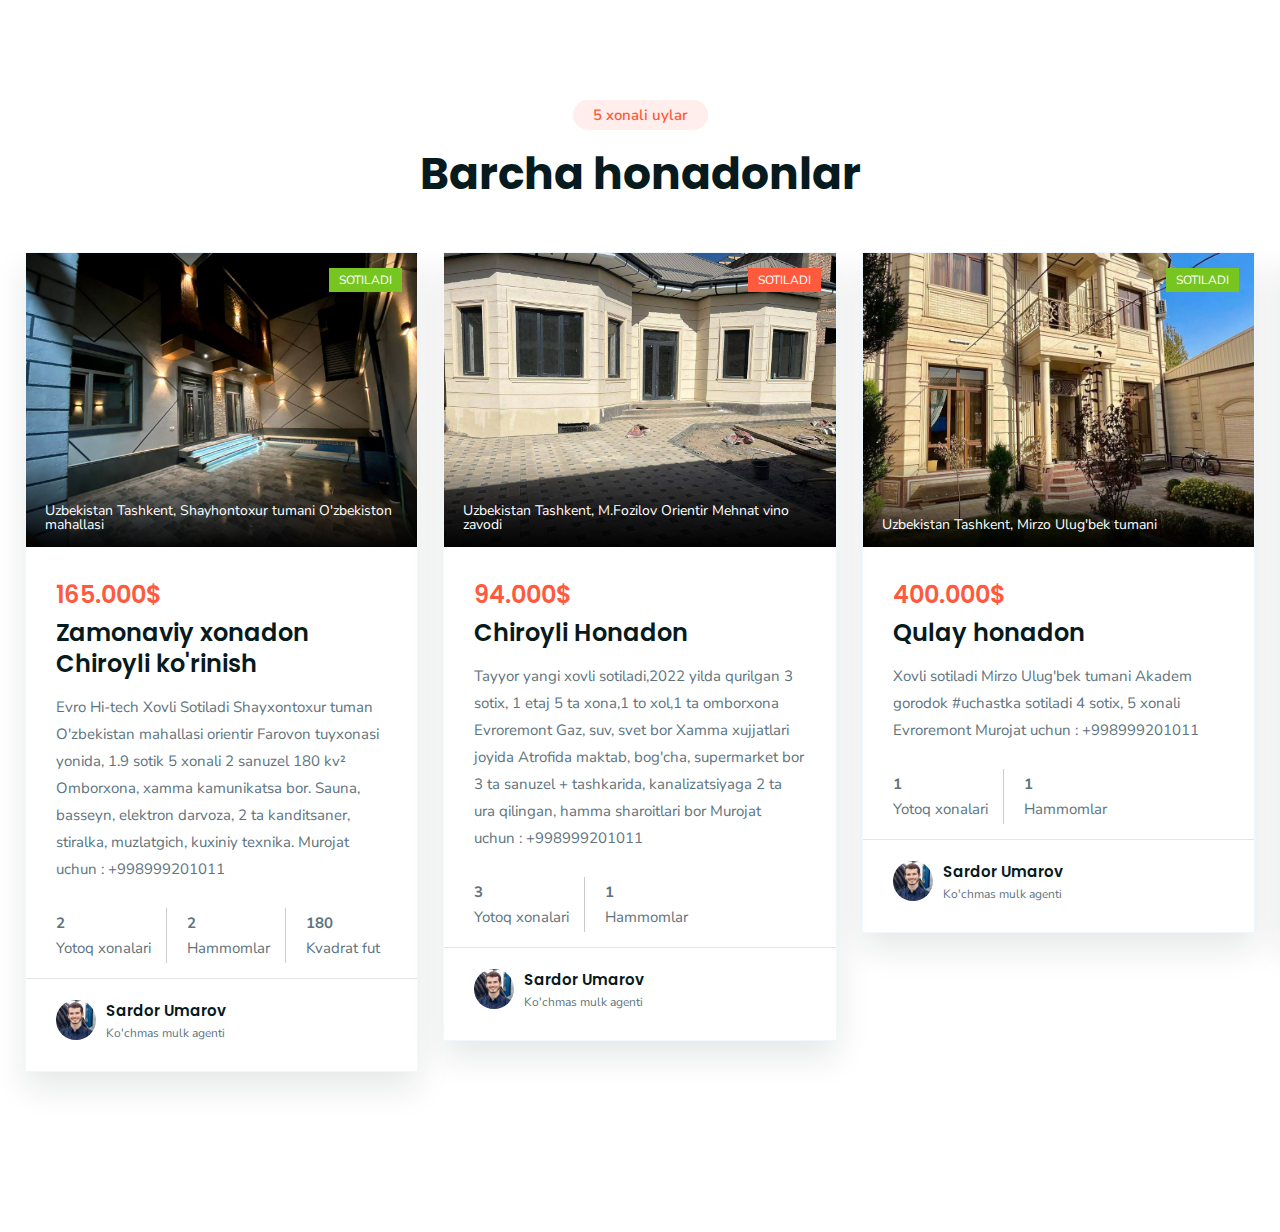
<file: 5xona.html>
<!DOCTYPE html>
<html lang="en">

<head>
  <meta charset="UTF-8">
  <meta http-equiv="X-UA-Compatible" content="IE=edge">
  <meta name="viewport" content="width=device-width, initial-scale=1.0">
  <title>Halol makler official website</title>

  <!-- 
    - favicon
  -->
  <link rel="shortcut icon" href="./favicon.svg" type="image/svg+xml">

  <!-- 
    - custom css link
  -->
  <link rel="stylesheet" href="./assets/css/style.css">

  <!-- 
    - google font link
  -->
  <link rel="preconnect" href="https://fonts.googleapis.com">
  <link rel="preconnect" href="https://fonts.gstatic.com" crossorigin>
  <link
    href="https://fonts.googleapis.com/css2?family=Nunito+Sans:wght@400;600;700&family=Poppins:wght@400;500;600;700&display=swap"
    rel="stylesheet">
</head>

<body>
    
    <section class="property" id="property">
        <div class="container">

          <p class="section-subtitle">5 xonali uylar</p>

          <h2 class="h2 section-title">Barcha honadonlar</h2>

          <ul class="property-list has-scrollbar">

            <li>
              <div class="property-card">

                <figure class="card-banner">

                  <a href="./ichkihtmlar/5xonaniki.html">
                    <img src="./assets/images/uzmaxalla5xona3.jpg" alt="New Apartment Nice View" class="w-100">
                  </a>

                  <div class="card-badge green">Sotiladi</div>

                  <div class="banner-actions">

                    <button class="banner-actions-btn">
                      <ion-icon name="location"></ion-icon>

                      <address>Uzbekistan Tashkent, Shayhontoxur tumani O'zbekiston mahallasi</address>
                    </button>

                </figure>

                <div class="card-content">

                  <div class="card-price">
                    <strong>165.000$</strong>
                  </div>

                  <h3 class="h3 card-title">
                    <a href="#">Zamonaviy xonadon Chiroyli ko'rinish
                    </a>
                  </h3>

                  <p class="card-text">
                    Evro Hi-tech Xovli Sotiladi Shayxontoxur tuman O'zbekistan mahallasi orientir Farovon tuyxonasi yonida,
1.9 sotik 5 xonali 2 sanuzel
180 kv² Omborxona, xamma kamunikatsa bor.
Sauna, basseyn, elektron darvoza, 2 ta kanditsaner, stiralka, muzlatgich, kuxiniy texnika.
Murojat uchun : +998999201011
                  </p>

                  <ul class="card-list">

                    <li class="card-item">
                      <strong>2</strong>

                      

                      <span>Yotoq xonalari</span>
                    </li>

                    <li class="card-item">
                      <strong>2</strong>

                     

                      <span>Hammomlar</span>
                    </li>

                    <li class="card-item">
                      <strong>180</strong>

                      

                      <span>Kvadrat fut</span>
                    </li>

                  </ul>

                </div>

                <div class="card-footer">

                  <div class="card-author">

                    <figure class="author-avatar">
                      <img src="./assets/images/author.jpg" alt="William Seklo" class="w-100">
                    </figure>

                    <div>
                      <p class="author-name">
                        <a href="#">Sardor Umarov</a>
                      </p>

                      <p class="author-title">Ko'chmas mulk agenti</p>
                    </div>

                  </div>

                  <div class="card-footer-actions">

                  


                    

                  </div>

                </div>

              </div>
            </li>

            <li>
              <div class="property-card">

                <figure class="card-banner">

                  <a href="./ichkihtmlar/5xonaniki2.html">
                    <img src="./assets/images/mehnatorientir6.jpg" alt="Modern Apartments" class="w-100">
                  </a>

                  <div class="card-badge orange">Sotiladi</div>

                  <div class="banner-actions">

                    <button class="banner-actions-btn">
                      <ion-icon name="location"></ion-icon>

                      <address>Uzbekistan Tashkent, M.Fozilov
                        Orientir Mehnat vino zavodi</address>
                    </button>

                    <button class="banner-actions-btn">
                      <ion-icon name="camera"></ion-icon>


                  </div>

                </figure>

                <div class="card-content">

                  <div class="card-price">
                    <strong>94.000$</strong>
                  </div>

                  <h3 class="h3 card-title">
                    <a href="#">Chiroyli Honadon</a>
                  </h3>

                  <p class="card-text">
                    Tayyor yangi xovli sotiladi,2022 yilda qurilgan
3 sotix, 1 etaj
5 ta xona,1 to xol,1 ta omborxona
Evroremont
Gaz, suv, svet bor
Xamma xujjatlari joyida
Atrofida maktab, bog'cha, supermarket bor
3 ta sanuzel + tashkarida, kanalizatsiyaga 2 ta ura qilingan, hamma sharoitlari bor
Murojat uchun : +998999201011
                  </p>

                  <ul class="card-list">

                    <li class="card-item">
                      <strong>3</strong>

                      <ion-icon name="bed-outline"></ion-icon>

                      <span>Yotoq xonalari</span>
                    </li>

                    <li class="card-item">
                      <strong>1</strong>

                      <ion-icon name="man-outline"></ion-icon>

                      <span>Hammomlar</span>
                    </li>

                  </ul>

                </div>

                <div class="card-footer">

                  <div class="card-author">

                    <figure class="author-avatar">
                      <img src="./assets/images/author.jpg" alt="William Seklo" class="w-100">
                    </figure>

                    <div>
                      <p class="author-name">
                        <a href="#">Sardor Umarov</a>
                      </p>

                      <p class="author-title">Ko'chmas mulk agenti</p>
                    </div>

                  </div>

                  <div class="card-footer-actions">

                    

                  </div>

                </div>

              </div>
            </li>

            <li>
              <div class="property-card">

                <figure class="card-banner">

                  <a href="./ichkihtmlar/5xonaniki3.html">
                    <img src="./assets/images/ulugbek1.jpg" alt="Comfortable Apartment" class="w-100">
                  </a>

                  <div class="card-badge green">Sotiladi</div>

                  <div class="banner-actions">

                    <button class="banner-actions-btn">
                      <ion-icon name="location"></ion-icon>

                      <address>Uzbekistan Tashkent, Mirzo Ulug'bek tumani</address>
                    </button>

                    <button class="banner-actions-btn">
                      <ion-icon name="camera"></ion-icon>

                     

                  </div>

                </figure>

                <div class="card-content">

                  <div class="card-price">
                    <strong>400.000$</strong>
                  </div>

                  <h3 class="h3 card-title">
                    <a href="#">Qulay honadon</a>
                  </h3>

                  <p class="card-text">
                    Xovli sotiladi
Mirzo Ulug'bek tumani
Akadem gorodok #uchastka sotiladi
4 sotix, 5 xonali
Evroremont
Murojat uchun : +998999201011
                  </p>

                  <ul class="card-list">

                    <li class="card-item">
                      <strong>1</strong>

                      <ion-icon name="bed-outline"></ion-icon>

                      <span>Yotoq xonalari</span>
                    </li>

                    <li class="card-item">
                      <strong>1</strong>

                      <ion-icon name="man-outline"></ion-icon>

                      <span>Hammomlar</span>
                    </li>
                  </ul>

                </div>

                <div class="card-footer">

                  <div class="card-author">

                    <figure class="author-avatar">
                      <img src="./assets/images/author.jpg" alt="William Seklo" class="w-100">
                    </figure>

                    <div>
                      <p class="author-name">
                        <a href="#">Sardor Umarov</a>
                      </p>

                      <p class="author-title">Ko'chmas mulk agenti</p>
                    </div>

                  </div>

                  <div class="card-footer-actions">

                 

                  </div>

                </div>

              </div>
            </li>

            <li>
              <div class="property-card">

                <figure class="card-banner">

                  <a href="#">
                    <img src="./assets/images/property-4.png" alt="Luxury villa in Rego Park" class="w-100">
                  </a>

                  <div class="card-badge green">Ijaraga</div>

                  <div class="banner-actions">

                    <button class="banner-actions-btn">
                      <ion-icon name="location"></ion-icon>

                      <address>Uzbekistan Tashkent, Beltepa</address>
                    </button>

                    <button class="banner-actions-btn">
                      <ion-icon name="camera"></ion-icon>

                  
                  </div>

                </figure>

                <div class="card-content">

                  <div class="card-price">
                    <strong>$500</strong>/Month
                  </div>

                  <h3 class="h3 card-title">
                    <a href="#">Rego Parkdagi hashamatli villa</a>
                  </h3>

                  <p class="card-text">
                    Toshkent markazidagi go'zal ulkan 1 oilaviy uy. Yangi yog'och bilan yangilangan
                  </p>

                  <ul class="card-list">

                    <li class="card-item">
                      <strong>1</strong>

                      <ion-icon name="bed-outline"></ion-icon>

                      <span>Yotoq xonalari</span>
                    </li>

                    <li class="card-item">
                      <strong>1</strong>

                      <ion-icon name="man-outline"></ion-icon>

                      <span>Hammomlar</span>
                    </li>

                    <li class="card-item">
                      <strong>2520</strong>

                      <ion-icon name="square-outline"></ion-icon>

                      <span>Kvadrat fut</span>
                    </li>

                  </ul>

                </div>

                <div class="card-footer">

                  <div class="card-author">

                    <figure class="author-avatar">
                      <img src="./assets/images/author.jpg" alt="William Seklo" class="w-100">
                    </figure>

                    <div>
                      <p class="author-name">
                        <a href="#">Umarov Sardor</a>
                      </p>

                      <p class="author-title">Ko'chmas mulk agenti</p>
                    </div>

                  </div>

                  <div class="card-footer-actions">

                   
                  </div>

                </div>

              </div>
            </li>

          </ul>

        </div>
      </section>
</file>
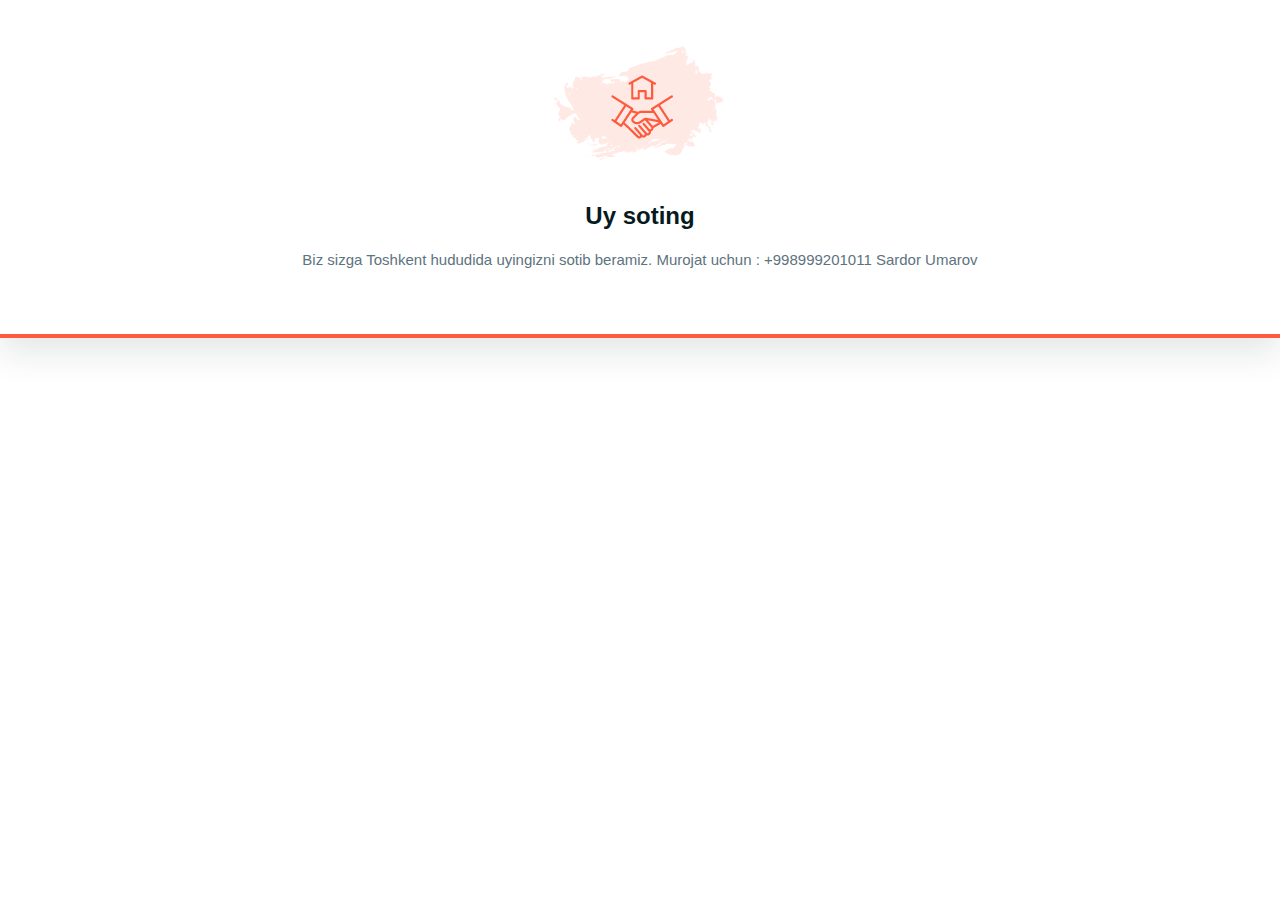
<file: htmlar/uysoting.html>
<!DOCTYPE html>
<html lang="en">
<head>
    <meta charset="UTF-8">
    <meta http-equiv="X-UA-Compatible" content="IE=edge">
    <meta name="viewport" content="width=device-width, initial-scale=1.0">
    <title>Document</title>
    <link rel="stylesheet" href="../assets/css/style.css">
    <link rel="stylesheet" href="../index.html">
</head>
<body>
    <div class="service-card">

        <div class="card-icon">
          <img src="../assets/images/service-3.png" alt="Service icon">
        </div>

        <h3 class="h3 card-title">
          <a href="+998999201011">Uy soting</a>
        </h3>

        <p class="card-text">
          Biz sizga Toshkent hududida uyingizni sotib beramiz.
          Murojat uchun : +998999201011 Sardor Umarov
        </p>
          <ion-icon name="arrow-forward-outline"></ion-icon>
        </a>

      </div>
</body>
</html>
</file>
<file: faq-collapse/style.css>
@import url('https://fonts.googleapis.com/css?family=Muli&display=swap');

* {
  box-sizing: border-box;
}

body {
  font-family: 'Muli', sans-serif;
  background-color: #f0f0f0;
}

h1 {
  margin: 50px 0 30px;
  text-align: center;
}

.faq-container {
  max-width: 600px;
  margin: 0 auto;
}

.faq {
  background-color: transparent;
  border: 1px solid #9fa4a8;
  border-radius: 10px;
  margin: 20px 0;
  padding: 30px;
  position: relative;
  overflow: hidden;
  transition: 0.3s ease;
}

.faq.active {
  background-color: #fff;
  box-shadow: 0 3px 6px rgba(0, 0, 0, 0.1), 0 3px 6px rgba(0, 0, 0, 0.1);
}

.faq.active::before,
.faq.active::after {
  content: '\f075';
  font-family: 'Font Awesome 5 Free';
  color: #2ecc71;
  font-size: 7rem;
  position: absolute;
  opacity: 0.2;
  top: 20px;
  left: 20px;
  z-index: 0;
}

.faq.active::before {
  color: #3498db;
  top: -10px;
  left: -30px;
  transform: rotateY(180deg);
}

.faq-title {
  margin: 0 35px 0 0;
}

.faq-text {
  display: none;
  margin: 30px 0 0;
}

.faq.active .faq-text {
  display: block;
}

.faq-toggle {
  background-color: transparent;
  border: 0;
  border-radius: 50%;
  cursor: pointer;
  display: flex;
  align-items: center;
  justify-content: center;
  font-size: 16px;
  padding: 0;
  position: absolute;
  top: 30px;
  right: 30px;
  height: 30px;
  width: 30px;
}

.faq-toggle:focus {
  outline: 0;
}

.faq-toggle .fa-times {
  display: none;
}

.faq.active .faq-toggle .fa-times {
  color: #fff;
  display: block;
}

.faq.active .faq-toggle .fa-chevron-down {
  display: none;
}

.faq.active .faq-toggle {
  background-color: #9fa4a8;
}
</file>
<file: assets/css/style.css>
:root {

  /**
   * colors
   */

  --dark-jungle-green: hsl(188, 63%, 7%);
  --prussian-blue: hsl(200, 69%, 14%);
  --raisin-black-1: hsl(227, 29%, 13%);
  --raisin-black-2: hsl(229, 17%, 19%);
  --yellow-green: hsl(89, 72%, 45%);
  --orange-soda: hsl(9, 100%, 62%);
  --cultured-1: hsl(0, 0%, 93%);
  --cultured-2: hsl(192, 24%, 96%);
  --misty-rose: hsl(7, 56%, 91%);
  --alice-blue: hsl(210, 100%, 97%);
  --seashell: hsl(8, 100%, 97%);
  --cadet: hsl(200, 15%, 43%);
  --white: hsl(0, 0%, 100%);
  --black: hsl(0, 0%, 0%);
  --opal: hsl(180, 20%, 62%);

  /**
   * typography
   */

  --ff-nunito-sans: "Nunito Sans", sans-serif;
  --ff-poppins: "Poppins", sans-serif;

  --fs-1: 1.875rem;
  --fs-2: 1.5rem;
  --fs-3: 1.375rem;
  --fs-4: 1.125rem;
  --fs-5: 0.875rem;
  --fs-6: 0.813rem;
  --fs-7: 0.75rem;

  --fw-500: 500;
  --fw-600: 600;
  --fw-700: 700;

  /**
   * transition
   */

  --transition: 0.25s ease;

  /**
   * spacing
   */

  --section-padding: 100px;

  /**
   * shadow
   */

  --shadow-1: 0 5px 20px 0 hsla(219, 56%, 21%, 0.1);
  --shadow-2: 0 16px 32px hsla(188, 63%, 7%, 0.1);

}





/*-----------------------------------*\
  #RESET
\*-----------------------------------*/

*, *::before, *::after {
  margin: 0;
  padding: 0;
  box-sizing: border-box;
}

li { list-style: none; }

a { text-decoration: none; }

a,
img,
span,
button,
ion-icon { display: block; }

button {
  border: none;
  background: none;
  font: inherit;
  text-align: left;
  cursor: pointer;
}

address { font-style: normal; }

ion-icon { pointer-events: none; }

html {
  font-family: var(--ff-nunito-sans);
  scroll-behavior: smooth;
}

body {
  background: var(--white);
  overflow-x: hidden;
}

::-webkit-scrollbar {
  width: 10px;
  height: 8px;
}

::-webkit-scrollbar-track { background: var(--white); }

::-webkit-scrollbar-thumb {
  background: var(--cadet);
  border-left: 2px solid var(--white);
}





/*-----------------------------------*\
  #REUSED STYLE
\*-----------------------------------*/

.container { padding-inline: 15px; }

button, a { transition: var(--transition); }

.h1,
.h2,
.h3 {
  color: var(--dark-jungle-green);
  font-family: var(--ff-poppins);
  line-height: 1.3;
}

.h1 {
  font-size: var(--fs-1);
  line-height: 1;
}

.h2 { font-size: var(--fs-2); }

.h3 {
  font-size: var(--fs-4);
  font-weight: var(--font-weight, 700);
}

.h3 > a { color: inherit; }

.btn {
  position: relative;
  background: var(--orange-soda);
  color: var(--white);
  font-family: var(--ff-poppins);
  font-size: var(--fs-5);
  text-transform: var(--text-transform, capitalize);
  border: 1px solid var(--orange-soda);
  padding: 10px 20px;
  z-index: 1;
}

.btn:is(:hover, :focus) {
  background: var(--black);
  color: var(--dark-jungle-green);
  border-color: var(--black);
}

.btn::before {
  content: "";
  position: absolute;
  top: 0;
  left: 0;
  width: 0;
  height: 100%;
  background: var(--white);
  transition: var(--transition);
  z-index: -1;
}

.btn:is(:hover, :focus)::before { width: 100%; }

.w-100 { width: 100%; }

.section-subtitle {
  color: var(--orange-soda);
  font-size: var(--fs-5);
  font-weight: var(--fw-600);
  padding: 5px 20px;
  background: hsla(9, 100%, 62%, 0.1);
  width: max-content;
  border-radius: 50px;
  margin-inline: auto;
  margin-bottom: 15px;
}

.section-title {
  text-align: var(--text-align, center);
  margin-bottom: var(--margin-bottom, 50px);
}

.card-badge {
  background: var(--black);
  color: var(--white);
  font-size: var(--fs-7);
  text-transform: uppercase;
  position: absolute;
  top: 15px;
  right: 15px;
  padding: 4px 10px;
}

.card-badge.green { background: var(--yellow-green); }

.card-badge.orange { background: var(--orange-soda); }

.has-scrollbar {
  display: flex;
  align-items: flex-start;
  gap: 15px;
  overflow-x: auto;
  margin-inline: -15px;
  padding-inline: 15px;
  scroll-padding-left: 15px;
  padding-bottom: 60px;
  scroll-snap-type: inline mandatory;
}

.has-scrollbar > li {
  min-width: 100%;
  scroll-snap-align: start;
}

.has-scrollbar::-webkit-scrollbar-track {
  background: var(--cultured-2);
  outline: 2px solid var(--cadet);
  border-radius: 10px;
}

.has-scrollbar::-webkit-scrollbar-thumb {
  background: var(--cadet);
  border: 1px solid var(--cultured-2);
  border-radius: 10px;
}

.has-scrollbar::-webkit-scrollbar-button { width: 15%; }





/*-----------------------------------*\
  #HEADER
\*-----------------------------------*/

.header {
  position: relative;
  z-index: 2;
}

.header-top {
  background: var(--prussian-blue);
  padding-block: 15px;
}

.header-top .container,
.header-top-list {
  display: flex;
  flex-wrap: wrap;
  justify-content: center;
  align-items: center;
}

.header-top .container { gap: 8px 20px; }

.header-top-list { gap: 15px; }

.header-top-link {
  color: var(--white);
  font-size: var(--fs-6);
  font-weight: var(--fw-700);
  display: flex;
  justify-content: center;
  align-items: center;
  gap: 5px;
}

.header-top-link:is(:hover, :focus) { color: var(--orange-soda); }

.header-top-link ion-icon {
  color: var(--orange-soda);
  font-size: 15px;
  --ionicon-stroke-width: 60px;
}

.header-top .wrapper,
.header-top-social-list {
  display: flex;
  align-items: center;
}

.header-top .wrapper { gap: 20px; }

.header-top-social-list { gap: 8px; }

.header-top-social-link {
  color: var(--white);
  font-size: 15px;
}

.header-top-btn {
  background: var(--orange-soda);
  color: var(--white);
  font-size: var(--fs-6);
  font-weight: var(--fw-700);
  padding: 4px 15px;
}

.header-top-btn:is(:hover, :focus) { --orange-soda: hsl(7, 72%, 46%); }

.header-bottom {
  background: var(--white);
  padding-block: 25px;
}

.header-bottom .logo img { margin-inline: auto; }

.navbar {
  background: var(--white);
  position: fixed;
  top: 0;
  left: -310px;
  max-width: 300px;
  width: 100%;
  height: 100%;
  box-shadow: 0 3px 10px hsla(0, 0%, 0%, 0.3);
  z-index: 5;
  padding: 60px 20px;
  visibility: hidden;
  transition: 0.15s ease-in;
}

.navbar.active {
  visibility: visible;
  transform: translateX(310px);
  transition: 0.25s ease-out;
}

.navbar-top {
  display: flex;
  justify-content: space-between;
  align-items: center;
  padding-bottom: 40px;
  border-bottom: 1px solid var(--cultured-1);
  margin-bottom: 25px;
}

.navbar-top .logo img { width: 200px; }

.nav-close-btn ion-icon {
  font-size: 20px;
  --ionicon-stroke-width: 45px;
  padding: 5px;
}

.navbar-link {
  color: var(--cadet);
  font-size: var(--fs-5);
  font-weight: var(--fw-600);
  text-transform: uppercase;
  padding-block: 15px;
}

.navbar-link:is(:hover, :focus) { color: var(--orange-soda); }

.overlay {
  position: fixed;
  inset: 0;
  background: hsla(0, 0%, 0%, 0.7);
  opacity: 0;
  pointer-events: none;
  transition: var(--transition);
  z-index: 4;
}

.overlay.active {
  opacity: 1;
  pointer-events: all;
}

.header-bottom-actions {
  background: var(--white);
  position: fixed;
  bottom: 0;
  left: 0;
  width: 100%;
  display: flex;
  justify-content: space-evenly;
  padding-block: 15px 10px;
  box-shadow: -2px 0 30px hsla(237, 71%, 52%, 0.2);
  z-index: 3;
}

.header-bottom-actions-btn ion-icon {
  color: hsl(0, 0%, 10%);
  font-size: 20px;
  margin-inline: auto;
  margin-bottom: 5px;
  --ionicon-stroke-width: 40px;
  transition: var(--transition);
}

.header-bottom-actions-btn:is(:hover, :focus) ion-icon { color: var(--orange-soda); }

.header-bottom-actions-btn span {
  color: var(--cadet);
  font-family: var(--ff-poppins);
  font-size: var(--fs-7);
  font-weight: var(--fw-500);
}





/*-----------------------------------*\
  #HERO
\*-----------------------------------*/

.hero {
  background: var(--cultured-2);
  padding-block: var(--section-padding);
}

.hero-content { margin-bottom: 60px; }

.hero-subtitle {
  display: flex;
  justify-content: flex-start;
  align-items: center;
  gap: 5px;
  margin-bottom: 20px;
}

.hero-subtitle ion-icon { color: var(--orange-soda); }

.hero-subtitle span {
  color: var(--dark-jungle-green);
  font-size: var(--fs-5);
  font-weight: var(--fw-700);
}

.hero-title { margin-bottom: 20px; }

.hero-text {
  color: var(--cadet);
  font-size: var(--fs-5);
  line-height: 1.8;
  padding-left: 15px;
  border-left: 1px solid;
  margin-bottom: 30px;
}





/*-----------------------------------*\
  #ABOUT
\*-----------------------------------*/

.about { padding-block: var(--section-padding); }

.about-banner {
  position: relative;
  margin-bottom: 40px;
}

.about-banner > img {
  max-width: max-content;
  width: 100%;
}

.about-banner .abs-img {
  position: absolute;
  bottom: 100px;
  left: 15px;
  width: 50%;
  border-radius: 4px;
}

.about .section-subtitle { margin-inline: 0; }

.about .section-title {
  --text-align: left;
  --margin-bottom: 15px;
}

.about-text {
  color: var(--cadet);
  font-size: var(--fs-5);
  line-height: 1.7;
  margin-bottom: 30px;
}

.about-list { margin-bottom: 30px; }

.about-item {
  display: flex;
  justify-content: flex-start;
  align-items: center;
  gap: 10px;
  margin-bottom: 15px;
}

.about-item-icon {
  background: var(--misty-rose);
  height: 45px;
  min-width: 45px;
  border-radius: 50%;
  display: grid;
  place-items: center;
}

.about-item-icon ion-icon {
  color: var(--orange-soda);
  font-size: 18px;
}

.about-item-text {
  color: var(--cadet);
  font-size: var(--fs-5);
}

.about .callout {
  background: hsla(7, 78%, 53%, 0.05);
  color: var(--cadet);
  font-size: var(--fs-5);
  font-weight: var(--fw-500);
  line-height: 1.8;
  padding: 20px 25px;
  border-left: 4px solid var(--orange-soda);
  margin-bottom: 40px;
}

.about .btn {
  max-width: max-content;
  --text-transform: uppercase;
}





/*-----------------------------------*\
  #SERVICE
\*-----------------------------------*/

.service {
  background: var(--cultured-2);
  padding-block: var(--section-padding);
}

.service-list {
  display: flex;
  flex-wrap: wrap;
  justify-content: center;
  gap: 30px;
}

.service-card {
  position: relative;
  background: var(--white);
  text-align: center;
  padding: 40px 30px;
  box-shadow: var(--shadow-2);
}

.service-card .card-icon {
  width: max-content;
  margin-inline: auto;
  margin-bottom: 20px;
}

.service-card .card-title { margin-bottom: 15px; }

.service-card .card-title > a:is(:hover, :focus) { color: var(--orange-soda); }

.service-card .card-text {
  color: var(--cadet);
  font-size: var(--fs-5);
  line-height: 1.8;
  margin-bottom: 25px;
}

.service-card .card-link {
  color: var(--opal);
  font-size: var(--fs-5);
  font-weight: var(--fw-600);
  display: flex;
  justify-content: center;
  align-items: center;
  gap: 5px;
}

.service-card:is(:hover, :focus) .card-link { color: var(--orange-soda); }

.service-card::after {
  content: "";
  position: absolute;
  bottom: 0;
  left: 0;
  width: 0;
  height: 4px;
  background: var(--orange-soda);
  transition: var(--transition);
}

.service-card:is(:hover, :focus)::after { width: 100%; }





/*-----------------------------------*\
  #PROPERTY
\*-----------------------------------*/

.property { padding-block: var(--section-padding); }

.property-card {
  border: 1px solid var(--alice-blue);
  box-shadow: var(--shadow-2);
}

.property-card .card-banner {
  position: relative;
  aspect-ratio: 2 / 1.5;
  overflow: hidden;
}

.property-card .card-banner a { height: 100%; }

.property-card .card-banner img {
  height: 100%;
  object-fit: cover;
  transition: 0.5s ease;
}

.property-card:hover .card-banner img { transform: scale(1.1); }

.property-card .card-banner::before {
  content: "";
  position: absolute;
  inset: 0;
  background: linear-gradient(to top, hsla(0, 0%, 0%, 0.95), transparent 30%);
  pointer-events: none;
  z-index: 1;
}

.property-card .banner-actions {
  position: absolute;
  bottom: 15px;
  left: 15px;
  right: 15px;
  display: flex;
  flex-wrap: wrap-reverse;
  align-items: center;
  gap: 15px 10px;
  z-index: 1;
}

.banner-actions-btn {
  color: var(--white);
  font-size: var(--fs-6);
  line-height: 1;
  display: flex;
  align-items: flex-end;
  gap: 4px;
}

.banner-actions-btn ion-icon { font-size: 16px; }

.banner-actions-btn:first-child { margin-right: auto; }

.banner-actions-btn:is(:hover, :focus) { color: var(--orange-soda); }

.property-card .card-content {
  padding: 30px 15px 15px;
  border-bottom: 1px solid hsla(0, 0%, 0%, 0.1);
}

.card-price {
  color: var(--orange-soda);
  font-family: var(--ff-poppins);
  font-size: var(--fs-5);
  margin-bottom: 5px;
}

.card-price strong {
  font-size: var(--fs-4);
  font-weight: var(--fw-600);
}

.property-card .card-title {
  --font-weight: var(--fw-600);
  margin-bottom: 15px;
}

.property-card .card-title > a:is(:hover, :focus) { color: var(--orange-soda); }

.property-card .card-text {
  color: var(--cadet);
  font-size: var(--fs-5);
  line-height: 1.8;
  margin-bottom: 25px;
}

.property-card .card-list {
  display: flex;
  flex-wrap: wrap;
  align-items: center;
  row-gap: 15px;
}

.property-card .card-item {
  padding-block: 5px;
  color: var(--cadet);
  font-size: var(--fs-5);
}

.property-card .card-item:not(:last-child) {
  padding-right: 15px;
  border-right: 1px solid hsla(0, 0%, 0%, 0.2);
  margin-right: 20px;
}

.property-card .card-item :is(strong, ion-icon) { display: inline-block; }

.property-card .card-item ion-icon {
  margin-left: 2px;
  margin-bottom: -2px;
}

.property-card .card-item span { margin-top: 5px; }

.card-footer {
  padding: 15px;
  display: flex;
  flex-wrap: wrap-reverse;
  justify-content: space-between;
  align-items: center;
  gap: 15px;
}

.card-author {
  display: flex;
  align-items: center;
  gap: 10px;
}

.author-avatar {
  width: 40px;
  height: 40px;
  overflow: hidden;
  border-radius: 50%;
}

.author-name > a {
  color: var(--dark-jungle-green);
  font-family: var(--ff-poppins);
  font-size: var(--fs-5);
  font-weight: var(--fw-600);
  margin-bottom: 3px;
}

.author-name > a:is(:hover, :focus) { color: var(--orange-soda); }

.author-title {
  color: var(--cadet);
  font-size: var(--fs-7);
}

.card-footer-actions {
  display: flex;
  align-items: center;
  gap: 10px;
}

.card-footer-actions-btn {
  background: var(--cultured-2);
  color: var(--cadet);
  width: 35px;
  height: 35px;
  display: grid;
  place-items: center;
  font-size: 18px;
}

.card-footer-actions-btn:is(:hover, :focus) {
  background: var(--orange-soda);
  color: var(--white);
}





/*-----------------------------------*\
  #FEATURES
\*-----------------------------------*/

.features {
  background: var(--cultured-2);
  padding-block: var(--section-padding);
}

.features-list {
  display: flex;
  flex-wrap: wrap;
  justify-content: center;
  gap: 50px 20px;
}

.features-list > li { width: calc(50% - 10px); }

.features-card {
  position: relative;
  background: var(--white);
  padding: 40px 15px;
  border-radius: 12px;
  display: flex;
  flex-direction: column;
  height: 100%;
  justify-content: center;
  align-items: center;
  gap: 10px;
  box-shadow: var(--shadow-1);
}

.features-card:is(:hover, :focus) { background: var(--orange-soda); }

.features-card .card-icon {
  background: var(--seashell);
  color: var(--orange-soda);
  width: 60px;
  height: 60px;
  display: grid;
  place-items: center;
  border-radius: 50%;
  font-size: 28px;
}

.features-card .card-icon ion-icon { --ionicon-stroke-width: 20px; }

.features-card .card-title {
  color: var(--dark-jungle-green);
  font-family: var(--ff-poppins);
  font-size: var(--fs-6);
  font-weight: var(--fw-600);
  text-align: center;
  transition: var(--transition);
}

.features-card:is(:hover, :focus) .card-title { color: var(--white); }

.features-card .card-btn {
  background: var(--white);
  color: var(--cadet);
  position: absolute;
  bottom: 0;
  left: 50%;
  transform: translate(-50%, 50%);
  width: 40px;
  height: 40px;
  display: grid;
  place-items: center;
  font-size: 20px;
  border-radius: 50%;
  box-shadow: 0 0 10px hsla(219, 56%, 21%, 0.1);
  transition: var(--transition);
}

.features-card:is(:hover, :focus) .card-btn { color: var(--orange-soda); }





/*-----------------------------------*\
  #BLOG
\*-----------------------------------*/

.blog { padding-block: var(--section-padding); }

.blog-card { box-shadow: var(--shadow-2); }

.blog-card .card-banner {
  overflow: hidden;
  aspect-ratio: 2 / 1.5;
}

.blog-card .card-banner img {
  height: 100%;
  object-fit: cover;
  transition: 0.5s ease;
}

.blog-card:is(:hover, :focus) .card-banner img { transform: scale(1.1); }

.blog-content { padding: 30px; }

.blog-card .card-meta-list {
  display: flex;
  align-items: center;
  gap: 10px;
  margin-bottom: 15px;
}

.blog-card :is(.card-meta-link, .publish-date) {
  color: var(--cadet);
  font-size: var(--fs-7);
  font-weight: var(--fw-600);
  display: flex;
  align-items: center;
  gap: 5px;
  transition: var(--transition);
}

.blog-card :is(.card-meta-link, .publish-date) ion-icon { color: var(--orange-soda); }

.blog-card .card-meta-link:is(:hover, :focus) { color: var(--orange-soda); }

.blog-title {
  font-size: 1rem;
  --font-weight: var(--fw-600);
}

.blog-card .blog-title:is(:hover, :focus) { color: var(--orange-soda); }

.blog-content-bottom {
  padding-top: 20px;
  border-top: 1px solid hsla(0, 0%, 0%, 0.1);
  margin-top: 20px;
  display: flex;
  justify-content: space-between;
  align-items: center;
}

.blog-card .read-more-btn {
  color: var(--orange-soda);
  font-size: var(--fs-7);
  font-weight: var(--fw-600);
  text-transform: uppercase;
}





/*-----------------------------------*\
  #CTA
\*-----------------------------------*/

.cta {
  background: linear-gradient(to bottom, var(--white) 50%, var(--raisin-black-1) 50%);
}

.cta-card {
  background: var(--orange-soda);
  padding: 50px 25px;
  box-shadow: var(--shadow-2);
}

.cta-card .card-content {
  max-width: max-content;
  margin-inline: auto;
  margin-bottom: 30px;
}

.cta-card .card-title {
  color: var(--white);
  line-height: 1.3;
  margin-bottom: 15px;
}

.cta-card .card-text {
  color: var(--white);
  font-size: var(--fs-5);
  line-height: 1.8;
}

.cta-btn {
  display: flex;
  align-items: center;
  gap: 10px;
  color: var(--black);
  background: var(--white);
  box-shadow: var(--shadow-2);
  border-color: var(--white);
  margin-inline: auto;
}

.cta-btn:is(:hover, :focus) {
  background: none;
  color: var(--white);
  border-color: transparent;
}

.cta-btn::before { background: var(--black); }





/*-----------------------------------*\
  #FOOTER
\*-----------------------------------*/

.footer {
  background: var(--raisin-black-1);
  color: var(--white);
  margin-bottom: 68px;
}

.footer .container { padding-inline: 30px; }

.footer a { color: inherit; }

.footer-top {
  padding-top: 80px;
  padding-bottom: 40px;
}

.footer-brand { margin-bottom: 70px; }

.footer-brand .logo { margin-bottom: 15px; }

.section-text {
  font-size: var(--fs-5);
  line-height: 1.8;
  margin-bottom: 30px;
  max-width: 45ch;
}

.contact-list {
  display: grid;
  gap: 15px;
  margin-bottom: 30px;
}

.contact-link {
  display: flex;
  align-items: flex-start;
  gap: 10px;
}

.contact-link ion-icon { font-size: 18px; }

.contact-link :is(address, span) {
  font-size: var(--fs-5);
  transition: var(--transition);
}

.contact-link:is(:hover, :focus) span { color: var(--orange-soda); }

.social-list {
  display: flex;
  align-items: center;
  gap: 20px;
}

.footer-list:not(:last-child) { margin-bottom: 50px; }

.footer-list-title {
  font-family: var(--ff-poppins);
  font-size: var(--fs-3);
  font-weight: var(--fw-700);
  margin-bottom: 15px;
}

.footer-link {
  font-size: var(--fs-5);
  padding-block: 10px;
}

.footer-link:is(:hover, :focus) { color: var(--orange-soda); }

.footer-bottom {
  background: var(--raisin-black-2);
  padding-block: 25px;
}

.copyright {
  font-size: var(--fs-5);
  text-align: center;
}

.copyright a { display: inline-block; }

.copyright a:is(:hover, :focus) { color: var(--orange-soda); }





/*-----------------------------------*\
  #MEDIA QUERIES
\*-----------------------------------*/

/**
 * responsive for larger than 600px screen
 */

@media (min-width: 600px) {

  /**
   * CUSTOM PROPERTY
   */

  :root {

    /**
     * typography
     */

    --fs-2: 1.875rem;

  }



  /**
   * REUSED STYLE
   */

  .container {
    max-width: 550px;
    margin-inline: auto;
  }

  .has-scrollbar {
    gap: 25px;
    margin-inline: -25px;
    padding-inline: 25px;
    scroll-padding-left: 25px;
  }

  .has-scrollbar > li { min-width: calc(50% - 12.5px); }



  /**
   * SERVICE
   */

  .service-list > li { width: calc(50% - 15px); }



  /**
   * PROPERTY
   */

  .property .container {
    max-width: unset;
    padding-inline: 25px;
  }



  /**
   * CTA
   */

  .cta-card { --fs-2: 1.5rem; }



  /**
   * FOOTER
   */

  .footer-link-box {
    display: flex;
    justify-content: space-between;
    gap: 20px;
  }

}





/**
 * responsive for larger than 768px screen
 */

@media (min-width: 768px) {

  /**
   * CUSTOM PROPERTY
   */

  :root {

    /**
     * typography
     */

    --fs-1: 2.5rem;
    --fs-5: 0.938rem;
    --fs-6: 0.875rem;

  }



  /**
   * REUSED STYLE
   */

  .container { max-width: 720px; }

  .btn {
    --fs-5: 1rem;
    padding: 12px 28px;
  }



  /**
   * HEADER
   */

  .header-top { padding-block: 5px; }

  .header-top .wrapper { margin-left: auto; }

  .header-top-social-list { gap: 12px; }

  .header-top-social-link { font-size: 1rem; }

  .header-top-btn { padding: 10px 20px; }

  .header-bottom-actions {
    all: unset;
    display: flex;
    align-items: center;
    gap: 10px;
  }

  .header-bottom .container {
    display: flex;
    justify-content: space-between;
    align-items: center;
  }

  .header-bottom-actions-btn ion-icon { margin-bottom: 0; }

  .header-bottom-actions-btn span { display: none; }

  .header-bottom-actions-btn {
    background: var(--white);
    width: 50px;
    height: 50px;
    box-shadow: var(--shadow-2);
  }



  /**
   * HERO
   */

  .hero-content { max-width: 400px; }



  /**
   * ABOUT
   */

  .about .section-title { max-width: 30ch; }

  .about-text { max-width: 55ch }

  .about-list {
    display: grid;
    grid-template-columns: 1fr 1fr;
  }



  /**
   * FEATURES
   */

  .features-list > li { width: calc(33.33% - 13.33px); }

  .features-card { gap: 20px; }

  .features-card .card-icon {
    width: 80px;
    height: 80px;
    font-size: 32px;
  }

  .features-card .card-title { --fs-6: 1.125rem; }



  /**
   * BLOG
   */

  .blog-card { --fs-7: 0.875rem; }

  .blog-title { font-size: 1.25rem; }

  .blog .card-meta-list { gap: 30px; }



  /**
   * CTA
   */

  .cta-card { --fs-2: 1.625rem; }



  /**
   * FOOTER
   */

  .footer { margin-bottom: 0; }

}





/**
 * responsive for larger than 992px screen
 */

@media (min-width: 992px) {

  /**
   * CUSTOM PROPERTY
   */

  :root {

    /**
     * typography
     */

    --fs-1: 3.125rem;
    --fs-4: 1.375rem;

  }



  /**
   * REUSED STYLE
   */

  .container { max-width: 970px; }

  .btn { padding: 15px 40px; }



  /**
   * HEADER
   */

  .header-top-list,
  .header-top .wrapper { gap: 30px; }



  /**
   * HERO
   */

  .hero-content {
    max-width: unset;
    margin-bottom: 0;
  }

  .hero .container {
    display: grid;
    grid-template-columns: 1fr 1fr;
    align-items: center;
  }



  /**
   * ABOUT
   */

  .about .container {
    display: grid;
    grid-template-columns: 1fr 1fr;
    align-items: center;
    gap: 60px;
  }

  .about-banner { margin-bottom: 0; }

  .about-banner > img { width: 100%; }



  /**
   * SERVICE
   */

  .service-list > li { width: calc(33.33% - 20px); }



  /**
   * PROPERTY
   */

  .property-card .card-content { padding-inline: 30px; }

  .card-footer { padding: 20px 30px 30px; }



  /**
   * FEATURES
   */

  .features-list { column-gap: 30px; }

  .features-list > li { width: calc(25% - 30px); }



  /**
   * BLOG
   */

  .blog-title { font-size: 1.375rem; }



  /**
   * CTA
   */

  .cta-card {
    --fs-2: 1.875rem;
    --fs-5: 1rem;

    display: flex;
    justify-content: space-between;
    align-items: center;
    padding: 50px;
  }

  .cta-card :is(.card-content, .cta-btn) { margin: 0; }



  /**
   * FOOTER
   */

  .footer-top .container {
    display: flex;
    justify-content: space-between;
  }

  .footer-brand {
    max-width: 300px;
    margin-bottom: 0;
  }

  .footer-link-box { flex-basis: 550px; }

}





/**
 * responsive for larger than 1200px screen
 */

@media (min-width: 1200px) {

  /**
   * CUSTOM PROPERTY
   */

  :root {

    /**
     * typography
     */

    --fs-2: 2.75rem;
    --fs-4: 1.5rem;

  }



  /**
   * REUSED STYLE
   */

  .container { max-width: 1200px; }

  .has-scrollbar > li { min-width: calc(33.33% - 16.66px); }



  /**
   * HEADER
   */

  .header-bottom { padding-block: 30px; }

  .header-bottom-actions-btn:last-child,
  .navbar-top,
  .overlay { display: none; }

  .navbar,
  .navbar.active { all: unset; }

  .navbar-list {
    display: flex;
    align-items: center;
    gap: 30px;
  }

  .navbar-link {
    color: var(--dark-jungle-green);
    --fs-5: 1.125rem;
    text-transform: capitalize;
  }

  .header { padding-bottom: 114px; }

  .header-bottom {
    position: absolute;
    left: 0;
    bottom: 0;
    width: 100%;
  }

  .header.active .header-bottom {
    position: fixed;
    bottom: auto;
    top: -94px;
    padding-block: 20px;
    box-shadow: 0 10px 50px hsla(237, 71%, 52%, 0.2);
    animation: slideDown 0.25s ease-out forwards;
  }

  @keyframes slideDown {
    0% { transform: translateY(0); }
    100% { transform: translateY(100%); }
  }



  /**
   * HERO
   */

  .hero-text {
    padding-left: 30px;
    max-width: 450px;
    margin-bottom: 40px;
  }



  /**
   * FEATURES
   */

  .features-card .card-icon {
    width: 100px;
    height: 100px;
    font-size: 45px;
  }

  .features-card .card-title { --fs-6: 1.375rem; }



  /**
   * CTA
   */

  .cta-card {
    --fs-2: 2.25rem;
    padding-inline: 60px;
  }



  /**
   * FOOTER
   */

  .footer { --fs-5: 1rem; }

  .footer-link-box { flex-basis: 700px; }

}
  .heh {
    font-size: var(--fs-2);
    font-weight: var(--font-weight, 700);
    color: var(--orange-soda);
  font-family: var(--ff-poppins);
  font-size: var(--fs-5);
  margin-bottom: 5px;
  font-size: var(--fs-4);
  font-weight: var(--fw-600);
  padding: 15px;
  display: flex;
  flex-wrap: wrap-reverse;
  justify-content: space-between;
  align-items: center;
  gap: 15px;
  }

  .header .search-form input {
    height:100%;
    width:100%;
    background: none;
    text-transform: none;
    font-size: 1.6rem;
    color:var(--black);
    padding:0 1.5rem;
  }
</file>
